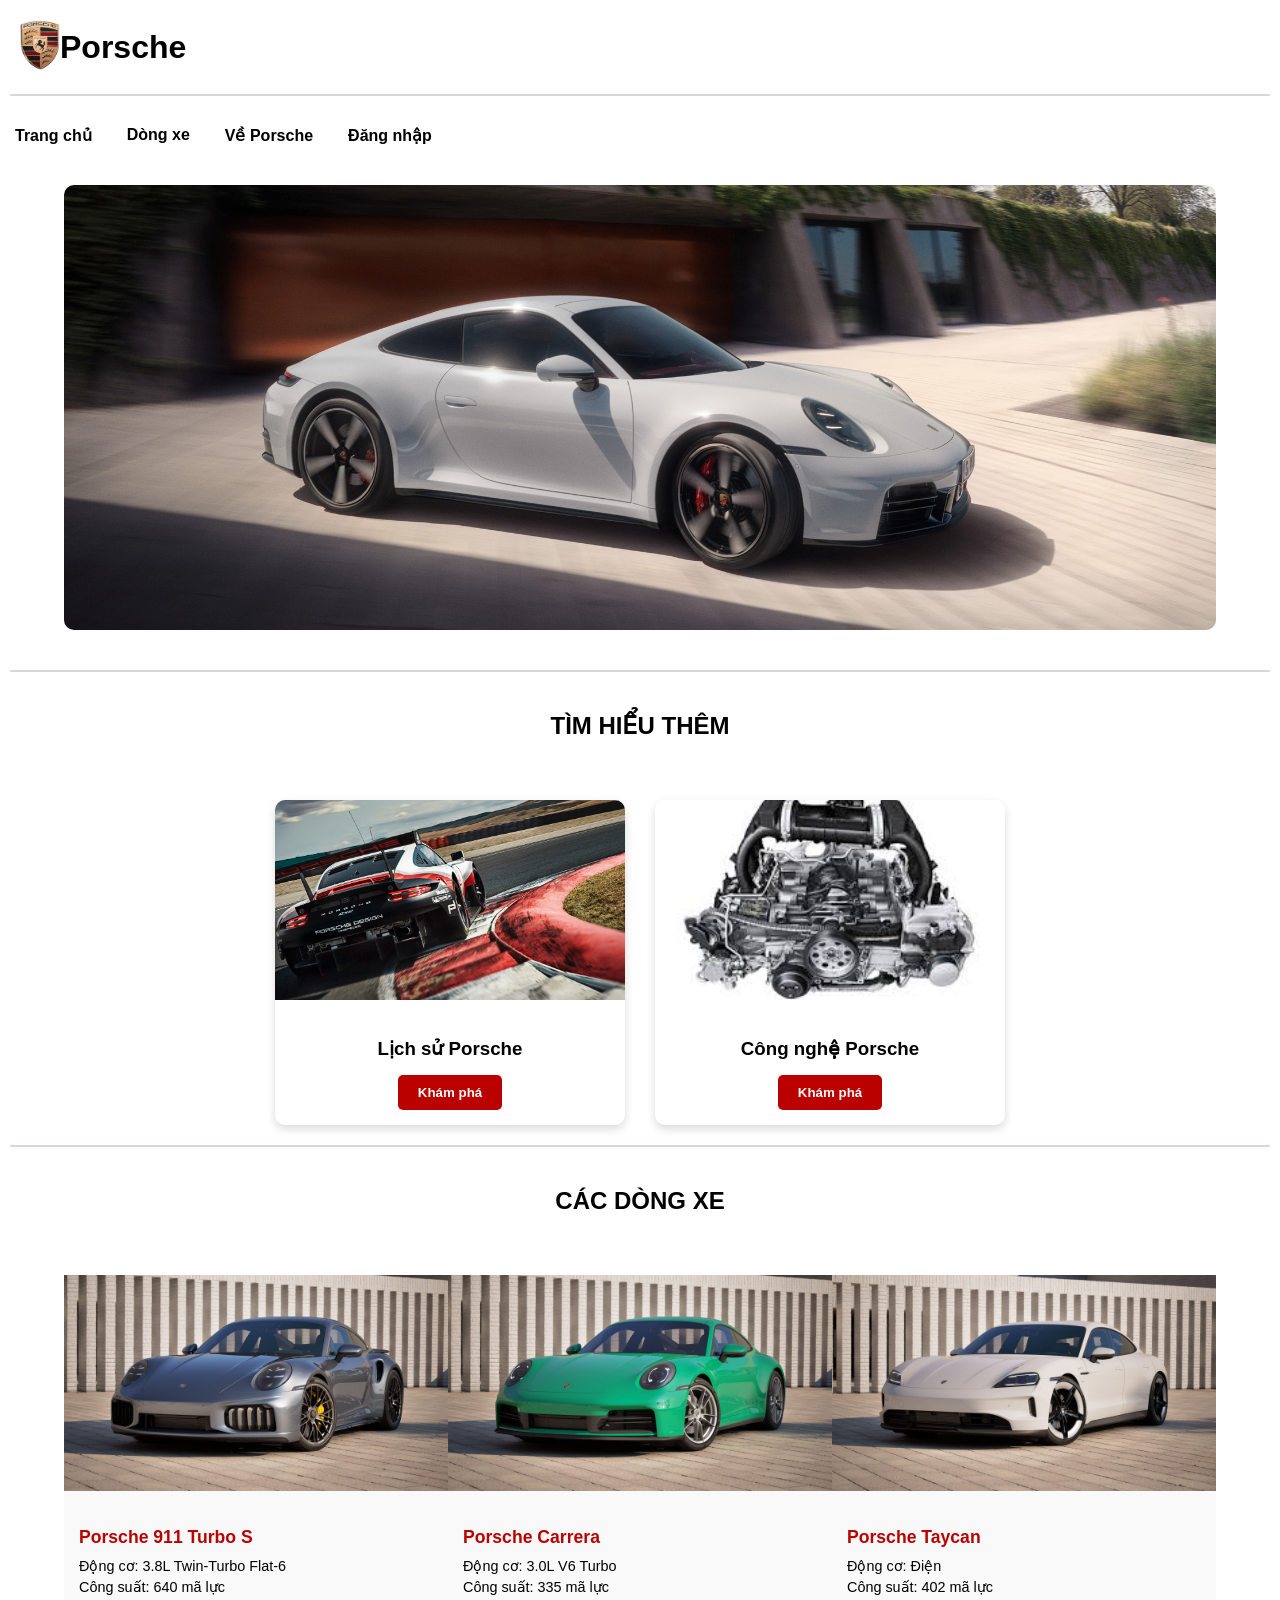
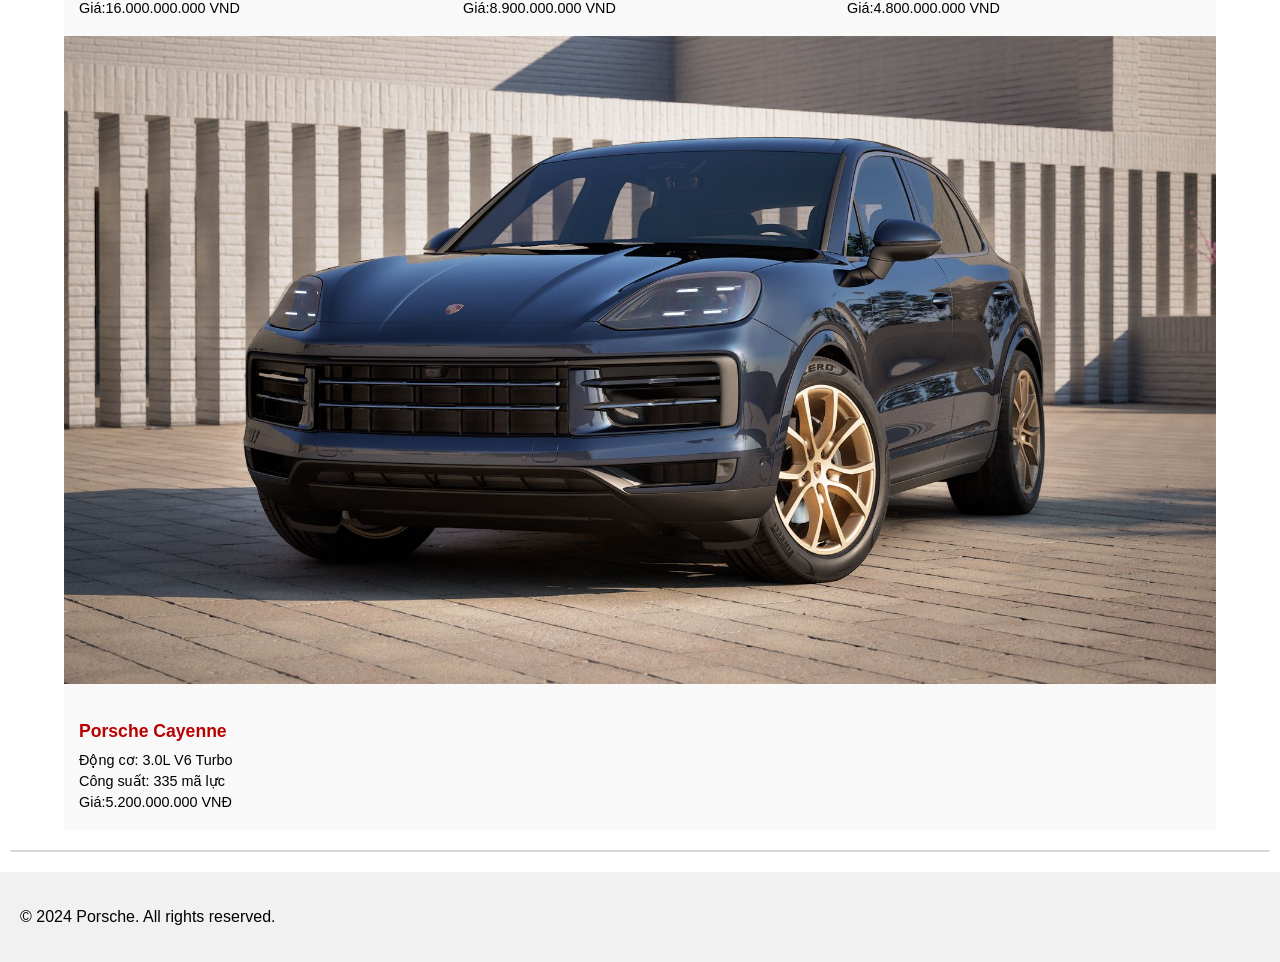
<file: index.html>
<!DOCTYPE html>
<html lang="vi">
<head>
  <meta charset="UTF-8">
  <meta name="viewport" content="width=device-width, initial-scale=1.0">
  <title>Porsche Showcase</title>
  <link rel="stylesheet" href="homedesign.css">
 
</head>
<body>
<header>
  
   <div  class="logo"><a href="index.html">
    <img src="img/Porsche-Logo.png"></a>
    <a href="index.html"><h1>Porsche</h1></a>
    


</div>
    <div class="divider"></div>
    <ul class="menu">
      <li><a href="index.html">Trang chủ</a></li>
      <li class="dropdown">
        <a href="#">Dòng xe</a>
        <ul class="submenu">
          <li><a href="911carrera.html">911 Carrera</a>
            <div class="carpreview">
              <img src="img/911-ngang.avif" alt="Porsche 911">
              <p>Động cơ: 3.0L Twin-Turbo Flat-6</p>
              <p>Công suất: 388 mã lực</p>
            </div>
          </li>
          <li><a href="911turboS.html">911 Turbo S</a>
            <div class="carpreview">
              <img src="img/turboS-ngang.avif" alt="Porsche 911 Turbo S">
              <p>Động cơ: 3.8L Twin-Turbo Flat-6</p>
              <p>Công suất: 640 mã lực</p>
            </div>
          </li>
          <li><a href="taycan.html">Taycan</a>
            <div class="carpreview">
              <img src="img/taycan-ngang1.png" alt="Porsche Taycan">
              <p>Động cơ: Điện</p>
              <p>Công suất: 402 mã lực</p>
            </div>
          </li>
          <li><a href="cayanne.html">Cayenne</a>
            <div class="carpreview">
              <img src="img/cayanne-ngang.avif" alt="Porsche Cayenne">
              <p>Động cơ: 3.0L V6 Turbo</p>
              <p>Công suất: 335 mã lực</p>
            </div>
          </li>
        </ul>
      </li>
      
      <li class="dropdown">
        <a href="#">Về Porsche</a>
        <ul class="submenu">
          <li><a href="history.html">Tìm hiểu thêm</a>
            
          </li>
          <li ><a href="teachnology.html">Công nghệ</a>
            
          </li>
          
        </ul>
      </li>
      <li><a href="login.html">Đăng nhập</a></li>
    </ul>
  </header>

  <section>
  <div id="SpecialCars"> <a href="911carrera.html">
    <img src="img/xe_noi_bat_911carreraS.jpg" alt="Porsche 911 Carrera">

  <div class="text-overlay">
    <h3>Porsche 911 Carrera</h3>
    <p>Động cơ: 3.0L Twin-Turbo Flat-6</p>
    <p>Công suất: 388 mã lực</p>
  </div>
  </a>
  
</div>
  <div class="divider"></div>
  <div class="header">TÌM HIỂU THÊM</div>
  <div class="information">

  <div class="subinfor">
    <img src="img/history.jpg">
    <div class="control">
      <h3>Lịch sử Porsche</h3>
      <a href="history.html"><button>Khám phá</button></a>
      
    </div>
  </div>

  <div class="subinfor">
    <img src="img/engine.jpg">
    <div class="control">
      <h3>Công nghệ Porsche</h3>
      <a href="teachnology.html"><button>Khám phá</button></a>
    </div>
  </div>

</div>
  <div class="divider"></div>
<div class="header">CÁC DÒNG XE</div>
  <div class="show">
    
    <div class="car"> <a href="911turboS.html">
      <img src="img/911turbossss.jpg"  alt="Porsche 911 Turbo S">
      <div class="carinfo">
        <h3>Porsche 911 Turbo S</h3>
        <p>Động cơ: 3.8L Twin-Turbo Flat-6</p>
        <p>Công suất: 640 mã lực</p>
        <p>Giá:16.000.000.000 VND</p>
        
      </div>
    </a>
      
    </div>
    <div class="car"> <a href="911carrera.html">
      <img src="img/911carreraaa.jpg" alt="Porsche Cayenne">
      <div class="carinfo">
        <h3>Porsche Carrera</h3>
        <p>Động cơ: 3.0L V6 Turbo</p>
        <p>Công suất: 335 mã lực</p>
        <p>Giá:8.900.000.000 VND</p>
        
      </div>
    </a>
      
    </div>
    <div class="car"> <a href="taycan.html">
      <img src="img/taycannnn.jpg" alt="Porsche Taycan">
      <div class="carinfo">
        <h3>Porsche Taycan</h3>
        <p>Động cơ: Điện</p>
        <p>Công suất: 402 mã lực</p>
        <p>Giá:4.800.000.000 VND</p>
        
      </div>
    </a>
      
    </div>

    <div class="car"> <a href="cayanne.html">
      <img src="img/cayanneeee.jpg" alt="Porsche Cayenne">
      <div class="carinfo">
        <h3>Porsche Cayenne</h3>
        <p>Động cơ: 3.0L V6 Turbo</p>
        <p>Công suất: 335 mã lực</p>
        <p>Giá:5.200.000.000 VNĐ</p>
        
      </div>
    </a>
      
    </div>
    
    </div>
  </div>

  <div class="divider"></div>

  <footer>
    <p>&copy; 2024 Porsche. All rights reserved.</p>
  </footer>
  </section>
</body>
</html>
</file>
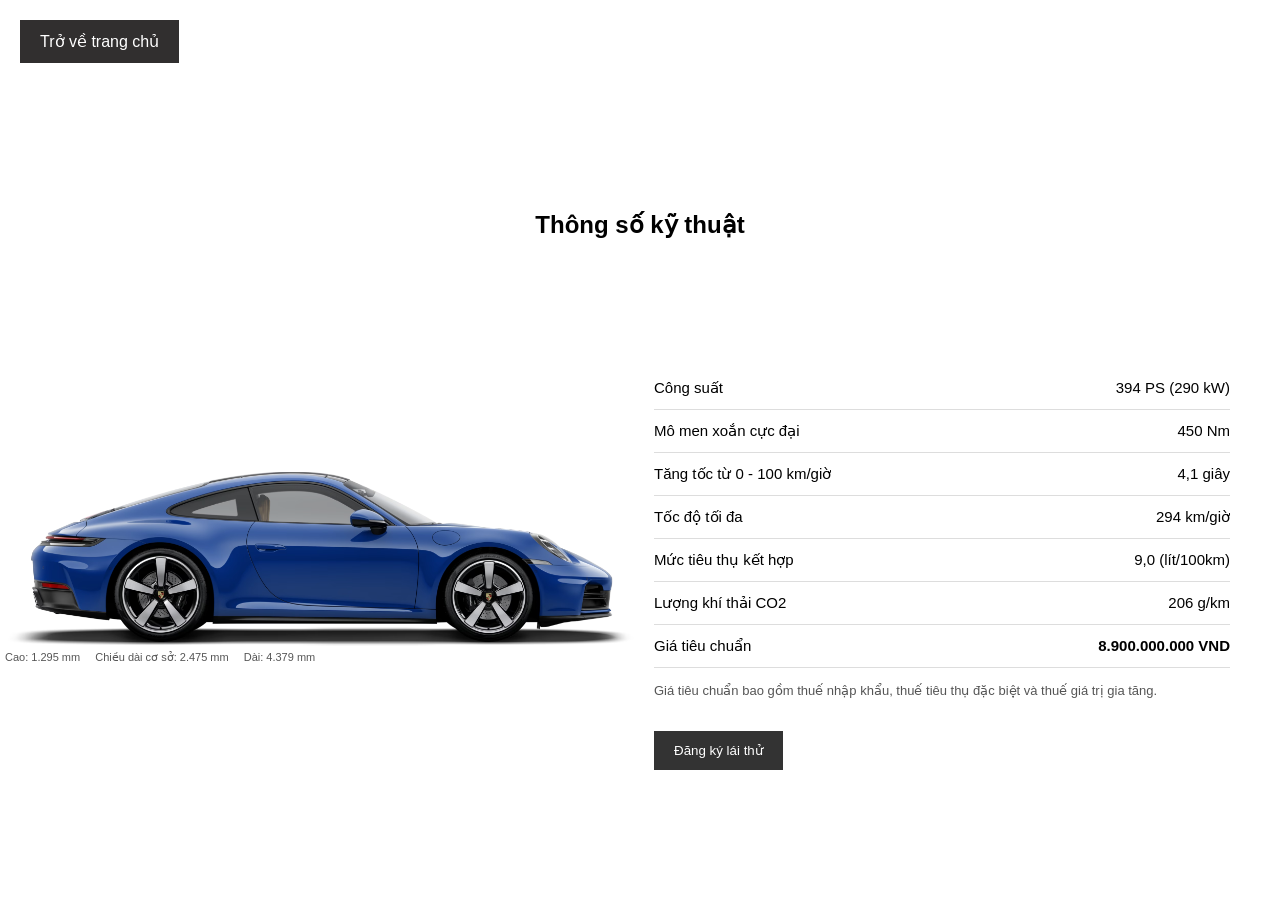
<file: 911carrera.html>
<!DOCTYPE html>
<html lang="vi">
<head>
<meta charset="UTF-8">
<title>Thông số kỹ thuật</title>
<link rel="stylesheet" href="carinfor.css">
</head>

<body>
<a href="index.html" class="home-btn">Trở về trang chủ</a>
<section class="specs">

<h1>Thông số kỹ thuật</h1>

<div class="container">

<div class="car">
<img src="img/911-ngang.avif">

<div class="HWL">
<div class="height">
<span>Cao: 1.295 mm</span>
</div>

<div class="wheelbase">
<span>Chiều dài cơ sở: 2.475 mm</span>
</div>

<div class="length">
<span>Dài: 4.379 mm</span>
</div></div>


</div>


<div class="info">

<div class="row">
<span>Công suất</span>
<span>394 PS (290 kW)</span>
</div>

<div class="row">
<span>Mô men xoắn cực đại</span>
<span>450 Nm</span>
</div>

<div class="row">
<span>Tăng tốc từ 0 - 100 km/giờ</span>
<span>4,1 giây</span>
</div>

<div class="row">
<span>Tốc độ tối đa</span>
<span>294 km/giờ</span>
</div>

<div class="row">
<span>Mức tiêu thụ kết hợp</span>
<span>9,0 (lít/100km)</span>
</div>

<div class="row">
<span>Lượng khí thải CO2</span>
<span>206 g/km</span>
</div>

<div class="row price">
<span>Giá tiêu chuẩn</span>
<span>8.900.000.000 VND</span>
</div>

<p class="note">
Giá tiêu chuẩn bao gồm thuế nhập khẩu, thuế tiêu thụ đặc biệt và thuế giá trị gia tăng.
</p>

<a href="signupdrive.html"><button>Đăng ký lái thử</button></a>  

</div>

</div>

</section>

</body>
</html>
</file>
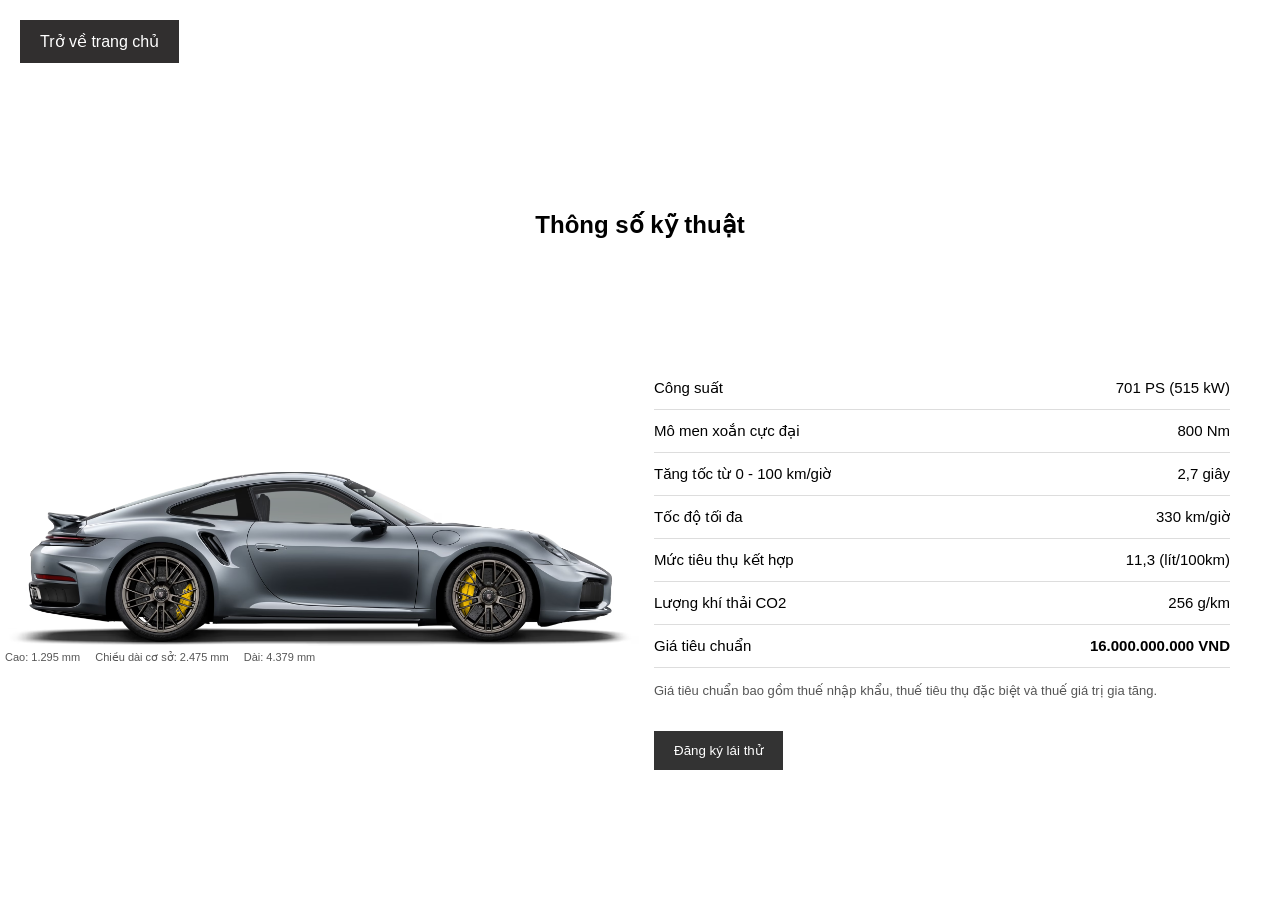
<file: 911turboS.html>
<!DOCTYPE html>
<html lang="vi">
<head>
<meta charset="UTF-8">
<title>Thông số kỹ thuật</title>
<link rel="stylesheet" href="carinfor.css">
</head>

<body>
<a href="index.html" class="home-btn">Trở về trang chủ</a>
<section class="specs">

<h1>Thông số kỹ thuật</h1>

<div class="container">

<div class="car">
<img src="img/turboS-ngang.avif">

<div class="HWL">
<div class="height">
<span>Cao: 1.295 mm</span>
</div>

<div class="wheelbase">
<span>Chiều dài cơ sở: 2.475 mm</span>
</div>

<div class="length">
<span>Dài: 4.379 mm</span>
</div></div>

</div>


<div class="info">

<div class="row">
<span>Công suất</span>
<span>701 PS (515 kW)</span>
</div>

<div class="row">
<span>Mô men xoắn cực đại</span>
<span>800 Nm</span>
</div>

<div class="row">
<span>Tăng tốc từ 0 - 100 km/giờ</span>
<span>2,7 giây</span>
</div>

<div class="row">
<span>Tốc độ tối đa</span>
<span>330 km/giờ</span>
</div>

<div class="row">
<span>Mức tiêu thụ kết hợp</span>
<span>11,3 (lít/100km)</span>
</div>

<div class="row">
<span>Lượng khí thải CO2</span>
<span>256 g/km</span>

</div>

<div class="row price">
<span>Giá tiêu chuẩn</span>
<span>16.000.000.000 VND</span>
</div>

<p class="note">
Giá tiêu chuẩn bao gồm thuế nhập khẩu, thuế tiêu thụ đặc biệt và thuế giá trị gia tăng.
</p>

<a href="signupdrive.html"><button>Đăng ký lái thử</button></a>

</div>

</div>

</section>

</body>
</html>
</file>
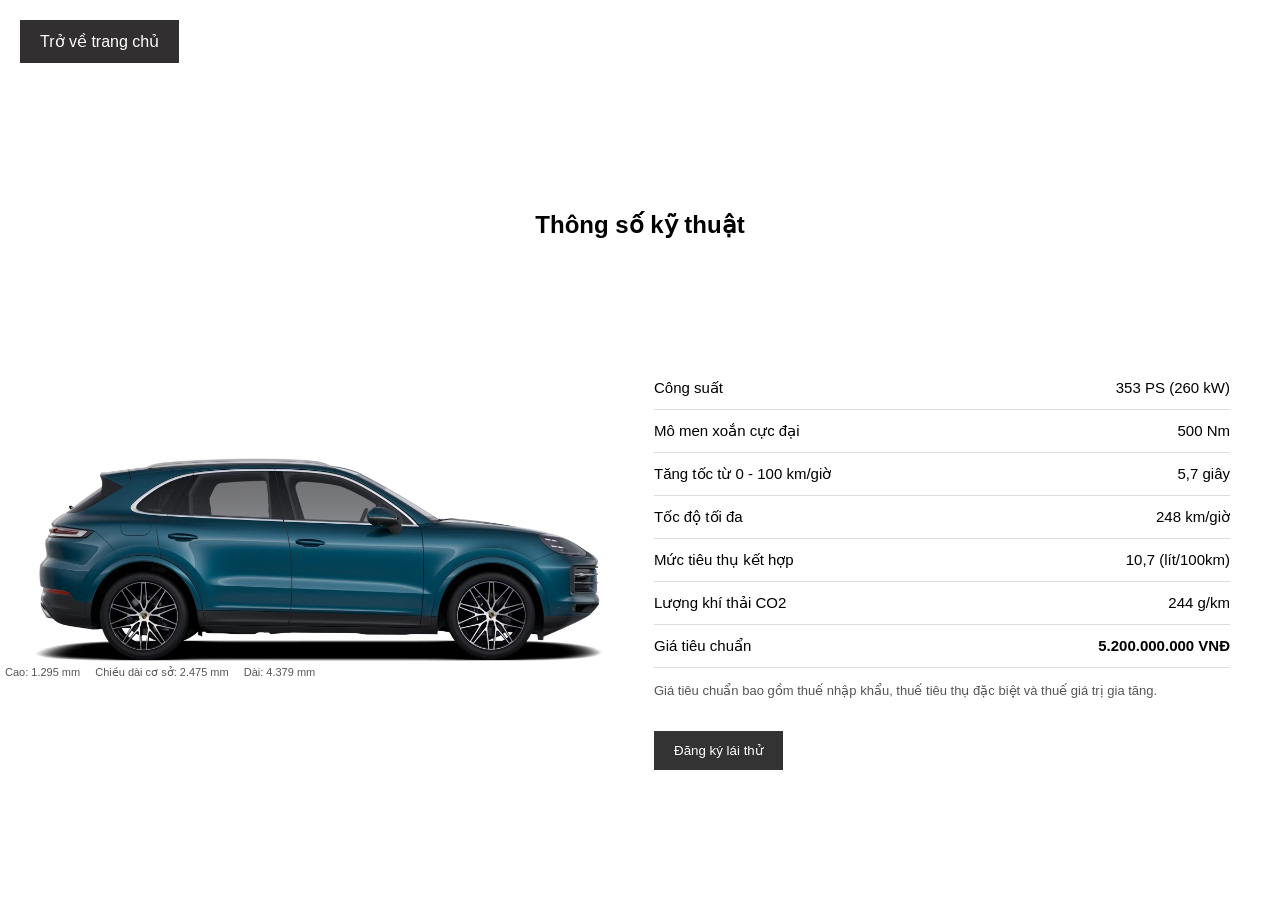
<file: cayanne.html>
<!DOCTYPE html>
<html lang="vi">
<head>
<meta charset="UTF-8">
<title>Thông số kỹ thuật</title>
<link rel="stylesheet" href="carinfor.css">
</head>

<body>
<a href="index.html" class="home-btn">Trở về trang chủ</a>
<section class="specs">

<h1>Thông số kỹ thuật</h1>

<div class="container">

<div class="car">
<img src="img/cayanne-ngang.avif">

<div class="HWL">
<div class="height">
<span>Cao: 1.295 mm</span>
</div>

<div class="wheelbase">
<span>Chiều dài cơ sở: 2.475 mm</span>
</div>

<div class="length">
<span>Dài: 4.379 mm</span>
</div></div>

</div>


<div class="info">

<div class="row">
<span>Công suất</span>
<span>353 PS (260 kW)</span>
</div>

<div class="row">
<span>Mô men xoắn cực đại</span>
<span>500 Nm</span>
</div>

<div class="row">
<span>Tăng tốc từ 0 - 100 km/giờ</span>
<span>5,7 giây</span>
</div>

<div class="row">
<span>Tốc độ tối đa</span>
<span>248 km/giờ</span>
</div>

<div class="row">
<span>Mức tiêu thụ kết hợp</span>
<span>10,7 (lít/100km)</span>
</div>

<div class="row">
<span>Lượng khí thải CO2</span>
<span>244 g/km</span>

</div>

<div class="row price">
<span>Giá tiêu chuẩn</span>
<span>5.200.000.000 VNĐ</span>
</div>

<p class="note">
Giá tiêu chuẩn bao gồm thuế nhập khẩu, thuế tiêu thụ đặc biệt và thuế giá trị gia tăng.
</p>

<a href="signupdrive.html"><button>Đăng ký lái thử</button></a>

</div>

</div>

</section>

</body>
</html>
</file>
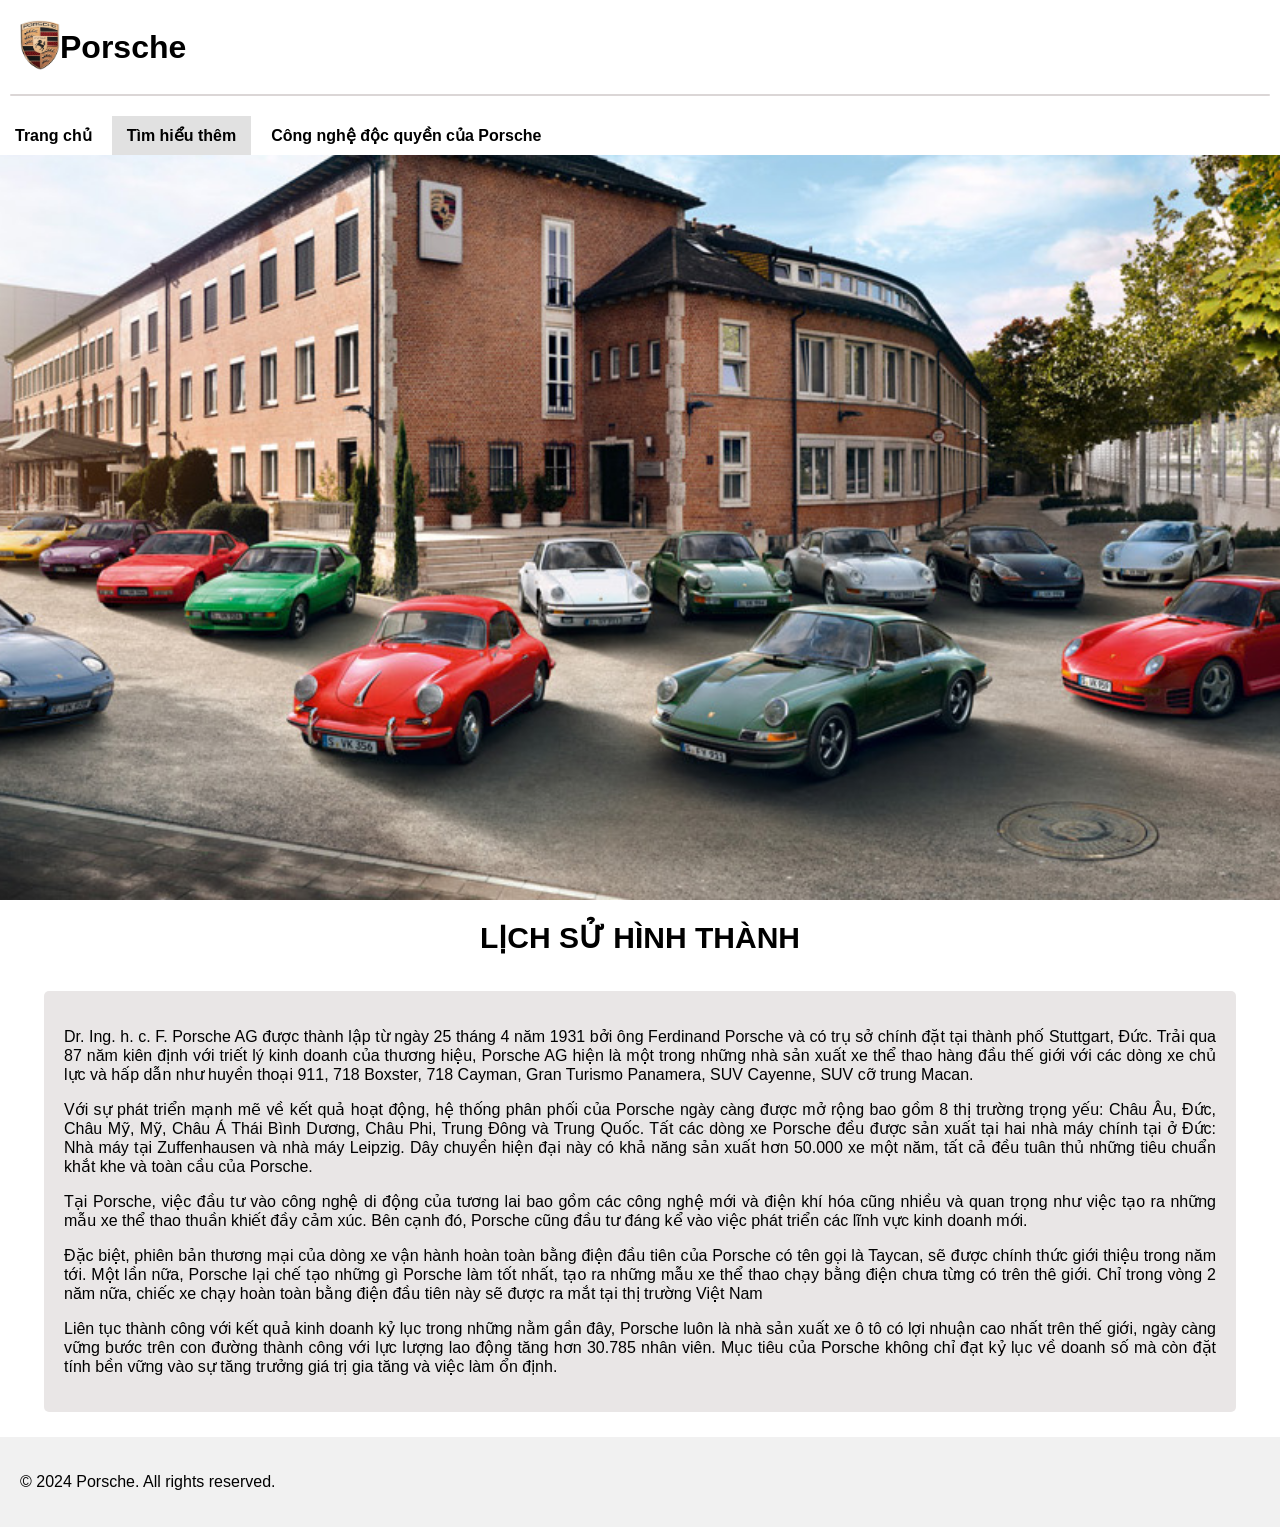
<file: history.html>
<!DOCTYPE html>
<html lang="en">
<head>
    <meta charset="UTF-8">
    <meta name="viewport" content="width=device-width, initial-scale=1.0">
    <title>Document</title>
    <link rel="stylesheet" href="history.css">
</head>
<body>
    <header>
   <div  class="logo"><a href="index.html">
    <img src="img/Porsche-Logo.png"></a>
    <a href="index.html"><h1>Porsche</h1></a>
    


</div>
    <div class="divider"></div>
    <ul class="menu">
      <li><a href="index.html">Trang chủ</a></li>
      <li><a href="history.html" style="background-color: rgb(225, 225, 225);">Tìm hiểu thêm</a></li>
      <li><a href="teachnology.html">Công nghệ độc quyền của Porsche</a></li>
    </ul>
  </header>
    <section>

        <div class="banner">
            <img src="img/Porsche-AG-banner.jpg" alt="">
        </div>
        <h3>LỊCH SỬ HÌNH THÀNH</h3>
        <div class="content">
            <p>Dr. Ing. h. c. F. Porsche AG được thành lập từ ngày 25 tháng 4 năm 1931 bởi ông Ferdinand Porsche và có trụ sở chính đặt tại thành phố Stuttgart, Đức. Trải qua 87 năm kiên định với triết lý kinh doanh của thương hiệu, Porsche AG hiện là một trong những nhà sản xuất xe thể thao hàng đầu thế giới với các dòng xe chủ lực và hấp dẫn như huyền thoại 911, 718 Boxster, 718 Cayman, Gran Turismo Panamera, SUV Cayenne, SUV cỡ trung Macan.</p>
        <p>Với sự phát triển mạnh mẽ về kết quả hoạt động, hệ thống phân phối của Porsche ngày càng được mở rộng bao gồm 8 thị trường trọng yếu: Châu Âu, Đức, Châu Mỹ, Mỹ, Châu Á Thái Bình Dương, Châu Phi, Trung Đông và Trung Quốc. Tất các dòng xe Porsche đều được sản xuất tại hai nhà máy chính tại ở Đức: Nhà máy tại Zuffenhausen và nhà máy Leipzig. Dây chuyền hiện đại này có khả năng sản xuất hơn 50.000 xe một năm, tất cả đều tuân thủ những tiêu chuẩn khắt khe và toàn cầu của Porsche.</p>
        <p>Tại Porsche, việc đầu tư vào công nghệ di động của tương lai bao gồm các công nghệ mới và điện khí hóa cũng nhiều và quan trọng như việc tạo ra những mẫu xe thể thao thuần khiết đầy cảm xúc. Bên cạnh đó, Porsche cũng đầu tư đáng kể vào việc phát triển các lĩnh vực kinh doanh mới.</p>
        <p>Đặc biệt, phiên bản thương mại của dòng xe vận hành hoàn toàn bằng điện đầu tiên của Porsche có tên gọi là Taycan, sẽ được chính thức giới thiệu trong năm tới. Một lần nữa, Porsche lại chế tạo những gì Porsche làm tốt nhất, tạo ra những mẫu xe thể thao chạy bằng điện chưa từng có trên thê giới. Chỉ trong vòng 2 năm nữa, chiếc xe chạy hoàn toàn bằng điện đầu tiên này sẽ được ra mắt tại thị trường Việt Nam</p>
        <p>Liên tục thành công với kết quả kinh doanh kỷ lục trong những nằm gần đây, Porsche luôn là nhà sản xuất xe ô tô có lợi nhuận cao nhất trên thế giới, ngày càng vững bước trên con đường thành công với lực lượng lao động tăng hơn 30.785 nhân viên. Mục tiêu của Porsche không chỉ đạt kỷ lục về doanh số mà còn đặt tính bền vững vào sự tăng trưởng giá trị gia tăng và việc làm ổn định.</p>
    </div>
      </section>  
      <footer>
    <p>&copy; 2024 Porsche. All rights reserved.</p>
  </footer>
</body>
</html>
</file>
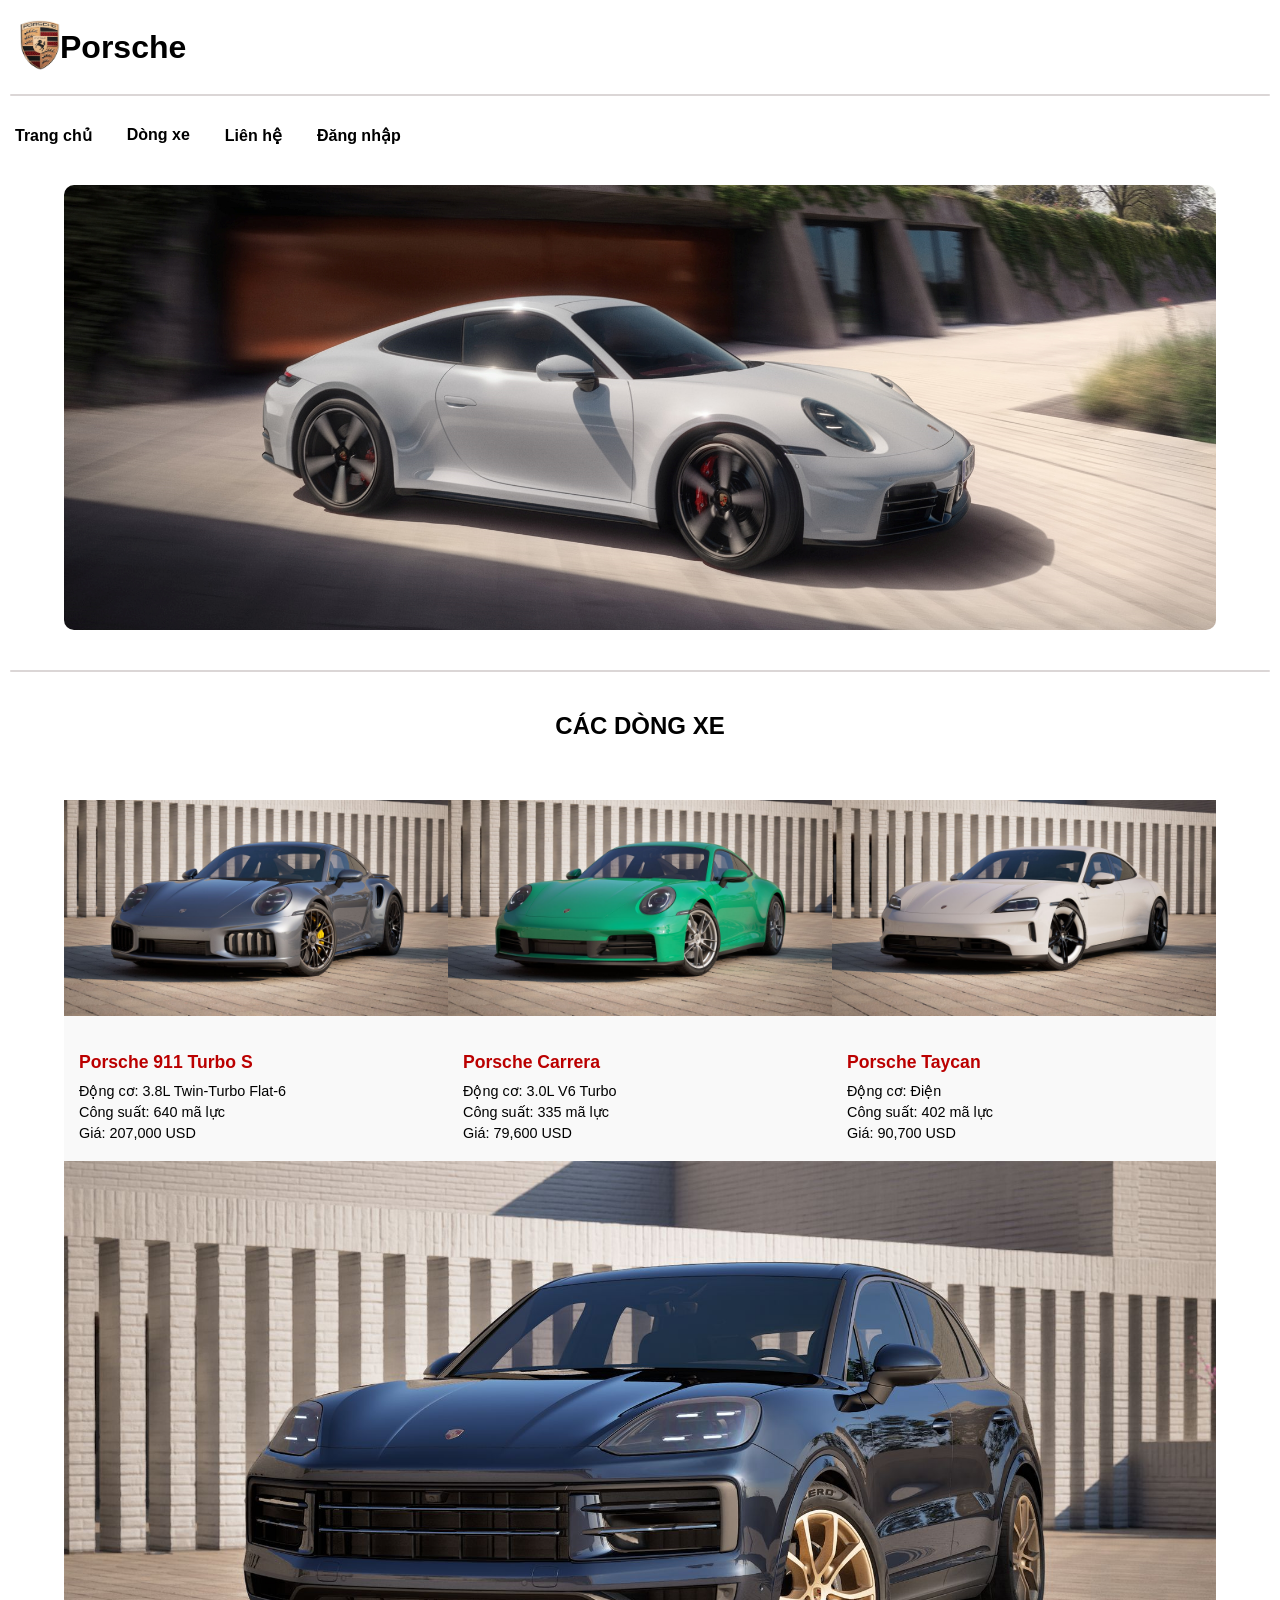
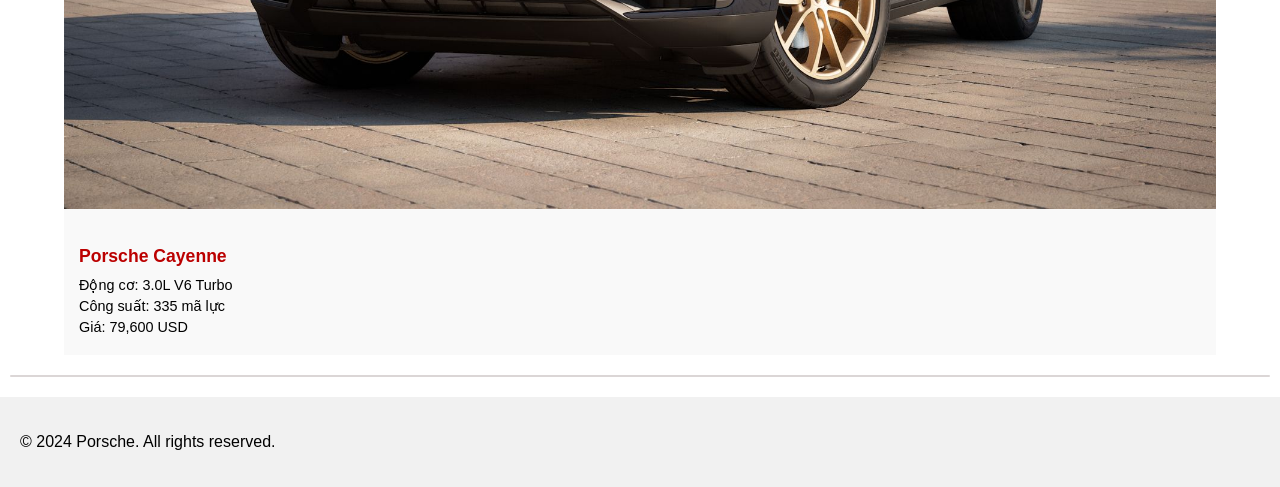
<file: home.html>
<!DOCTYPE html>
<html lang="vi">
<head>
  <meta charset="UTF-8">
  <meta name="viewport" content="width=device-width, initial-scale=1.0">
  <title>Porsche Showcase</title>
  <link rel="stylesheet" href="homedesign.css">
 
</head>
<body>
  <header>
   <div  class="logo"><a href="home.html">
    <img src="img/Porsche-Logo.png"></a>
    <a href="home.html"><h1>Porsche</h1></a>
    


</div>
    <div class="divider"></div>
    <ul class="menu">
      <li><a href="home.html">Trang chủ</a></li>
      <li class="dropdown">
        <a href="#">Dòng xe</a>
        <ul class="submenu">
          <li><a href="#">911 Carrera</a>
            <div class="carpreview">
              <img src="img/911-ngang.avif" alt="Porsche 911">
              <p>Động cơ: 3.0L Twin-Turbo Flat-6</p>
              <p>Công suất: 388 mã lực</p>
            </div>
          </li>
          <li><a href="#">911 Turbo S</a>
            <div class="carpreview">
              <img src="img/turboS-ngang.avif" alt="Porsche 911 Turbo S">
              <p>Động cơ: 3.8L Twin-Turbo Flat-6</p>
              <p>Công suất: 640 mã lực</p>
            </div>
          </li>
          <li><a href="#">Taycan</a>
            <div class="carpreview">
              <img src="img/taycan-ngang1.png" alt="Porsche Taycan">
              <p>Động cơ: Điện</p>
              <p>Công suất: 402 mã lực</p>
            </div>
          </li>
          <li><a href="#">Cayenne</a>
            <div class="carpreview">
              <img src="img/cayanne-ngang.avif" alt="Porsche Cayenne">
              <p>Động cơ: 3.0L V6 Turbo</p>
              <p>Công suất: 335 mã lực</p>
            </div>
          </li>
        </ul>
      </li>
      <li><a href="#">Liên hệ</a></li>
      <li><a href="login.html">Đăng nhập</a></li>
    </ul>
  </header>

  <section>
  <div id="SpecialCars">
  <img src="img/xe_noi_bat_911carreraS.jpg" alt="Porsche 911 Carrera">

  <div class="text-overlay">
    <h3>Porsche 911 Carrera</h3>
    <p>Động cơ: 3.0L Twin-Turbo Flat-6</p>
    <p>Công suất: 388 mã lực</p>
  </div>
</div>

  <div class="divider"></div>
<div class="header">CÁC DÒNG XE</div>
  <div class="show">
    
    <div class="car">
      <img src="img/911turbossss.jpg"  alt="Porsche 911 Turbo S">
      <div class="carinfo">
        <h3>Porsche 911 Turbo S</h3>
        <p>Động cơ: 3.8L Twin-Turbo Flat-6</p>
        <p>Công suất: 640 mã lực</p>
        <p>Giá: 207,000 USD</p>
        
      </div>
    </div>
    <div class="car">
      <img src="img/911carreraaa.jpg" alt="Porsche Cayenne">
      <div class="carinfo">
        <h3>Porsche Carrera</h3>
        <p>Động cơ: 3.0L V6 Turbo</p>
        <p>Công suất: 335 mã lực</p>
        <p>Giá: 79,600 USD</p>
        
      </div>
    </div>
    <div class="car">
      <img src="img/taycannnn.jpg" alt="Porsche Taycan">
      <div class="carinfo">
        <h3>Porsche Taycan</h3>
        <p>Động cơ: Điện</p>
        <p>Công suất: 402 mã lực</p>
        <p>Giá: 90,700 USD</p>
        
      </div>
    </div>

    <div class="car">
      <img src="img/cayanneeee.jpg" alt="Porsche Cayenne">
      <div class="carinfo">
        <h3>Porsche Cayenne</h3>
        <p>Động cơ: 3.0L V6 Turbo</p>
        <p>Công suất: 335 mã lực</p>
        <p>Giá: 79,600 USD</p>
        
      </div>
    </div>
    
    </div>
  </div>

  <div class="divider"></div>
  <footer>
    <p>&copy; 2024 Porsche. All rights reserved.</p>
  </footer>
  </section>
</body>
</html>
</file>
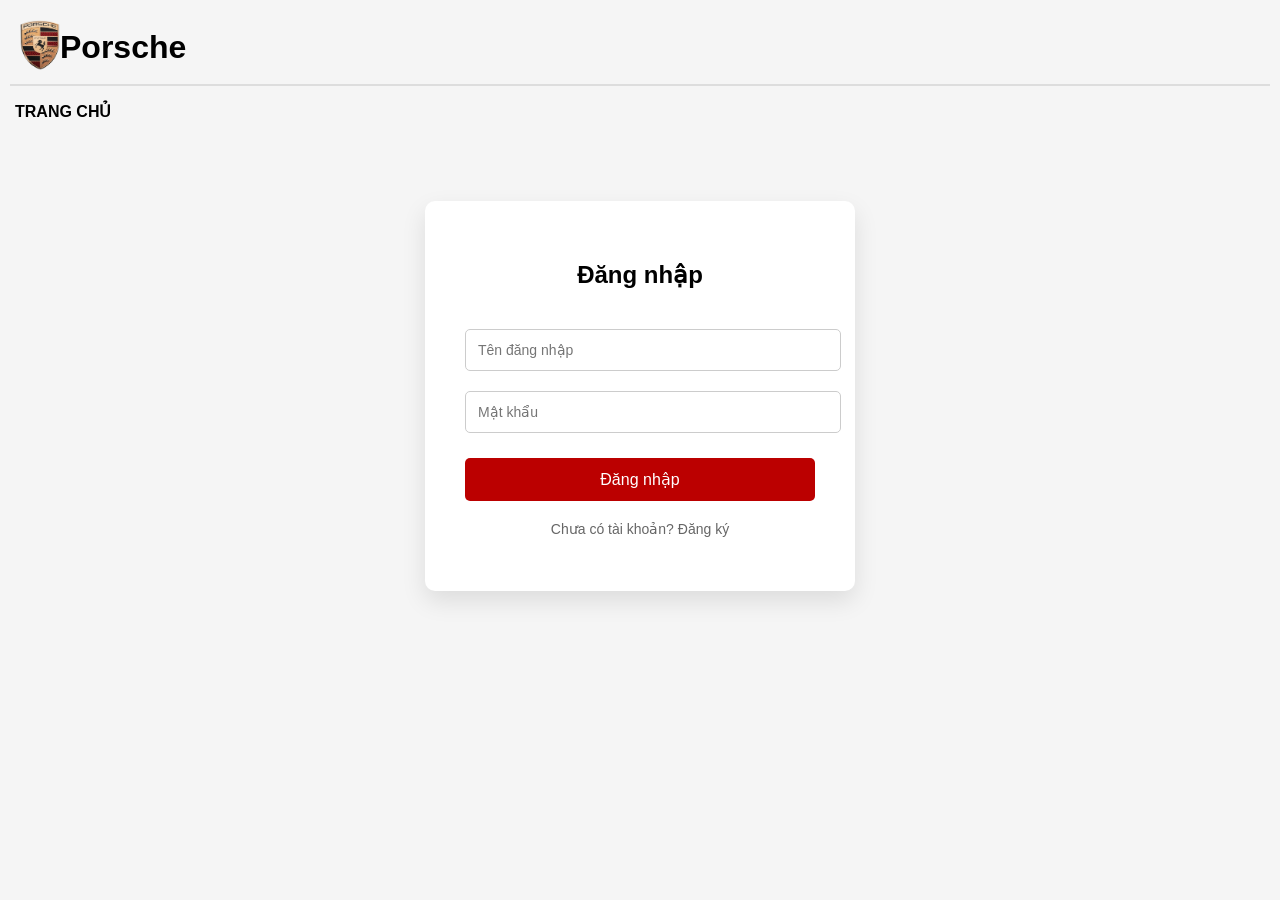
<file: login.html>
<!DOCTYPE html>
<html lang="vi">
<head>
<meta charset="UTF-8">
<meta name="viewport" content="width=device-width, initial-scale=1.0">
<title>Đăng nhập</title>
<link rel="stylesheet" href="logindesign.css">
</head>

<body>

<header>

<div  class="logo"><a href="index.html">
    <img src="img/Porsche-Logo.png"></a>
    <a href="index.html"><h1>Porsche</h1></a>
    


</div>

<div class="divider"></div>

<ul class="menu">
<li><a href="index.html">TRANG CHỦ</a></li>

</ul>

</header>

<div class="login-container">

<h2>Đăng nhập</h2>

<form>

<input type="text" placeholder="Tên đăng nhập" required>

<input type="password" placeholder="Mật khẩu" required>

<button type="submit">Đăng nhập</button>

</form>

<p class="note">Chưa có tài khoản? Đăng ký</p>

</div>

</body>
</html>
</file>
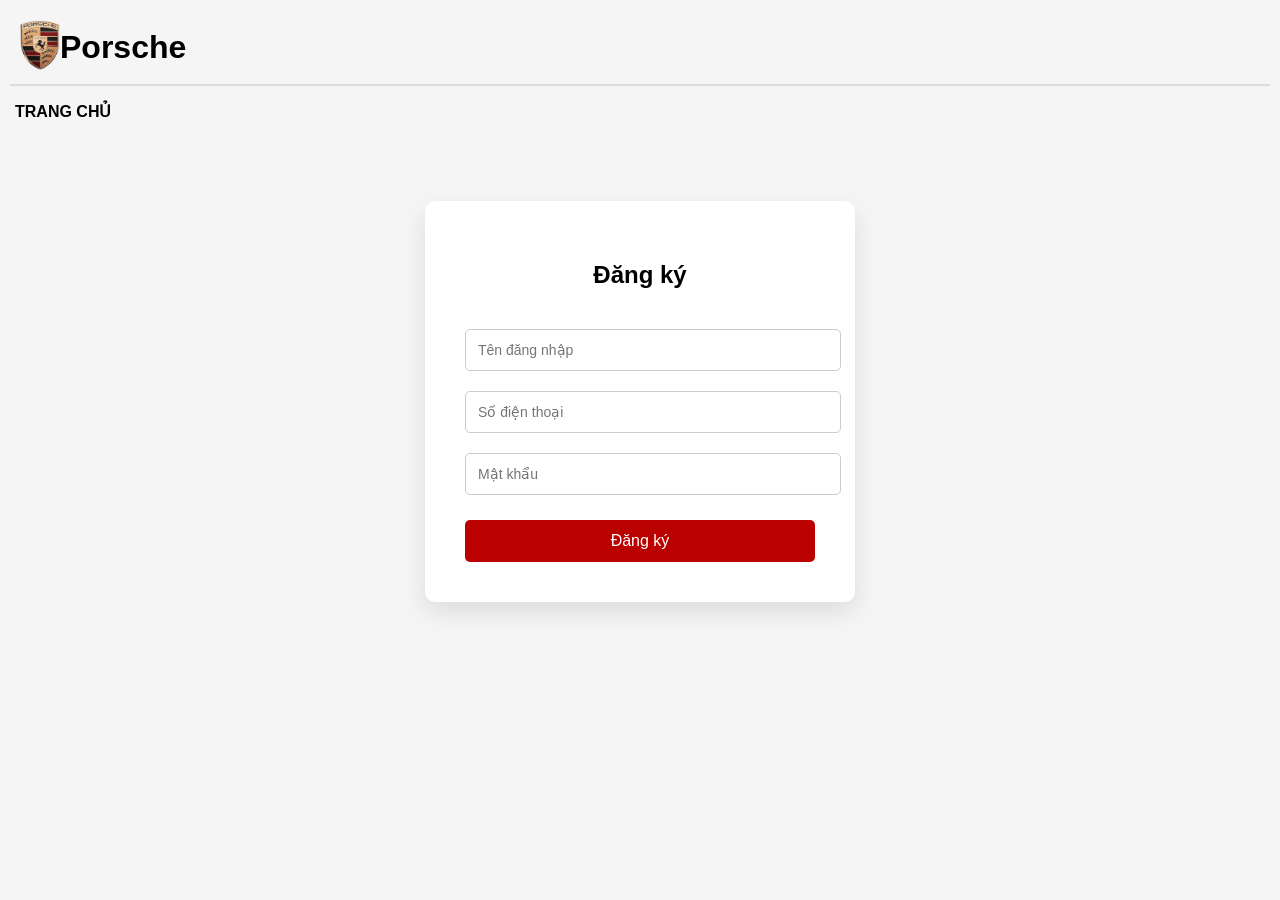
<file: signup.html>
<!DOCTYPE html>
<html lang="vi">
<head>
<meta charset="UTF-8">
<meta name="viewport" content="width=device-width, initial-scale=1.0">
<title>Đăng nhập</title>
<link rel="stylesheet" href="signup.css">
</head>

<body>

<header>

<div  class="logo"><a href="index.html">
    <img src="img/Porsche-Logo.png"></a>
    <a href="index.html"><h1>Porsche</h1></a>
    


</div>

<div class="divider"></div>

<ul class="menu">
<li><a href="index.html">TRANG CHỦ</a></li>

</ul>

</header>

<div class="login-container">

<h2>Đăng ký</h2>

<form>

<input type="text" placeholder="Tên đăng nhập" required>
<input type="text" placeholder="Số điện thoại" required>

<input type="password" placeholder="Mật khẩu" required>

<button type="submit">Đăng ký</button>

</form>



</div>

</body>
</html>
</file>
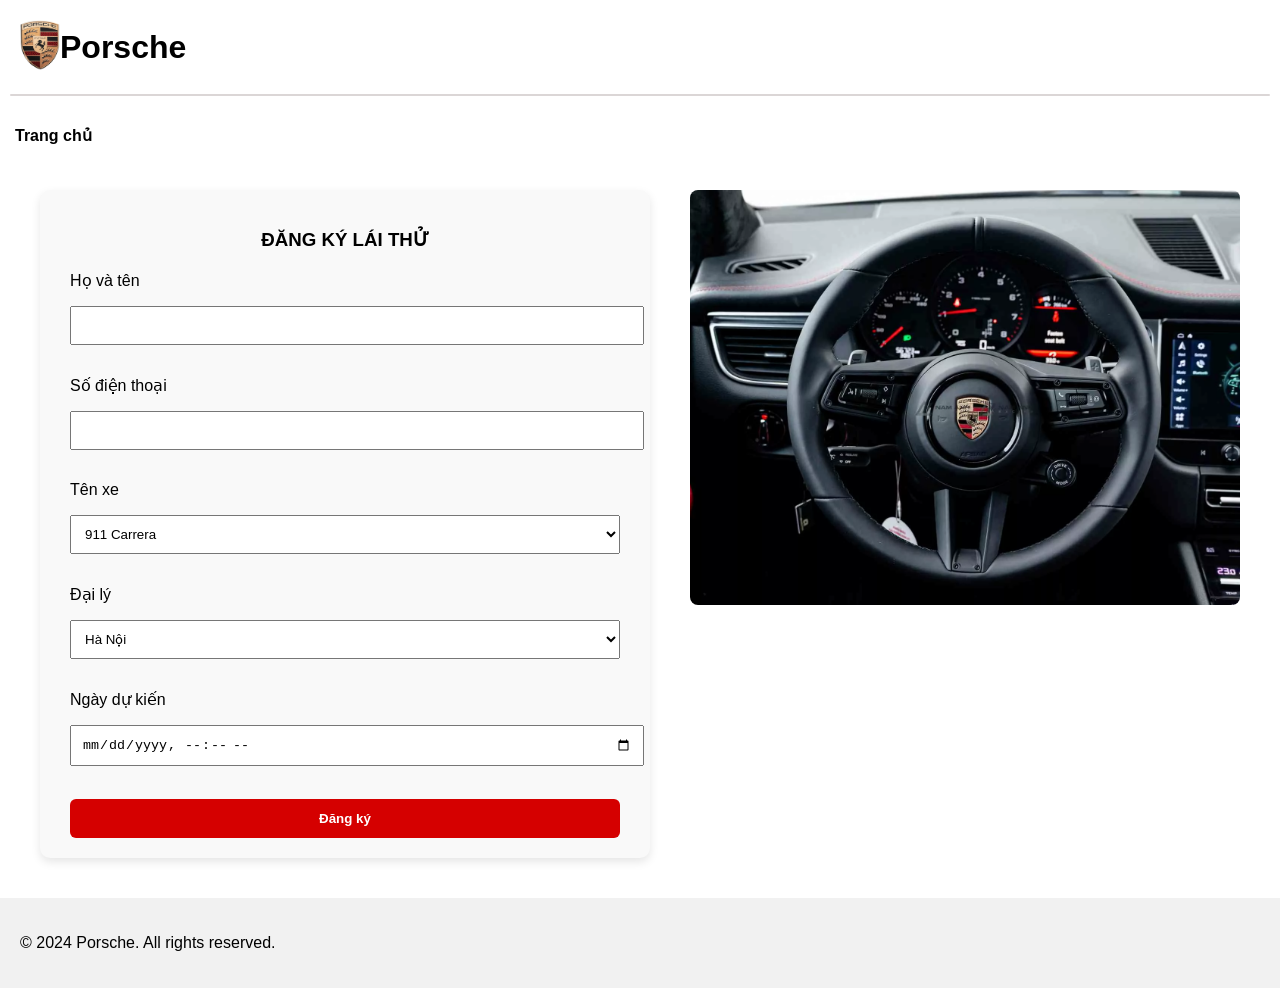
<file: signupdrive.html>
<!DOCTYPE html>
<html lang="en">
<head>
    <meta charset="UTF-8">
    <meta name="viewport" content="width=device-width, initial-scale=1.0">
    <title>Document</title>
    <link rel="stylesheet" href="signupdrive.css">
</head>
<body>
    <header>
   <div  class="logo"><a href="index.html">
    <img src="img/Porsche-Logo.png"></a>
    <a href="index.html"><h1>Porsche</h1></a>
    


</div>
    <div class="divider"></div>
    <ul class="menu">
      <li><a href="index.html">Trang chủ</a></li>
      
    </ul>
  </header> 
  <section>
  <div class="formbox">
    <h3>ĐĂNG KÝ LÁI THỬ</h3>
    <p>Họ và tên</p>
    <input type="text">

    <p>Số điện thoại</p>
    <input type="text">

    <p>Tên xe</p>
    <select name="tenxe">
      <option value="Carrera">911 Carrera</option>
      <option value="TurboS">911 Turbo S</option>
      <option value="Taycan">Taycan</option>
      <option value="Cayenne">Cayenne</option>
    </select>

    <p>Đại lý</p>
    <select name="daily">
      <option value="Hanoi">Hà Nội</option>
      <option value="HCM">TP. Hồ Chí Minh</option>
    </select>

    <p>Ngày dự kiến</p>
    <input type="datetime-local">

    <br><br>
    <button type="submit">Đăng ký</button>
  </div>

  <div class="banner">
    <img src="img/volang.png" alt="Banner Porsche">
  </div>
</section>
<footer>
    <p>&copy; 2024 Porsche. All rights reserved.</p>
  </footer>
</body>
</html>
</file>
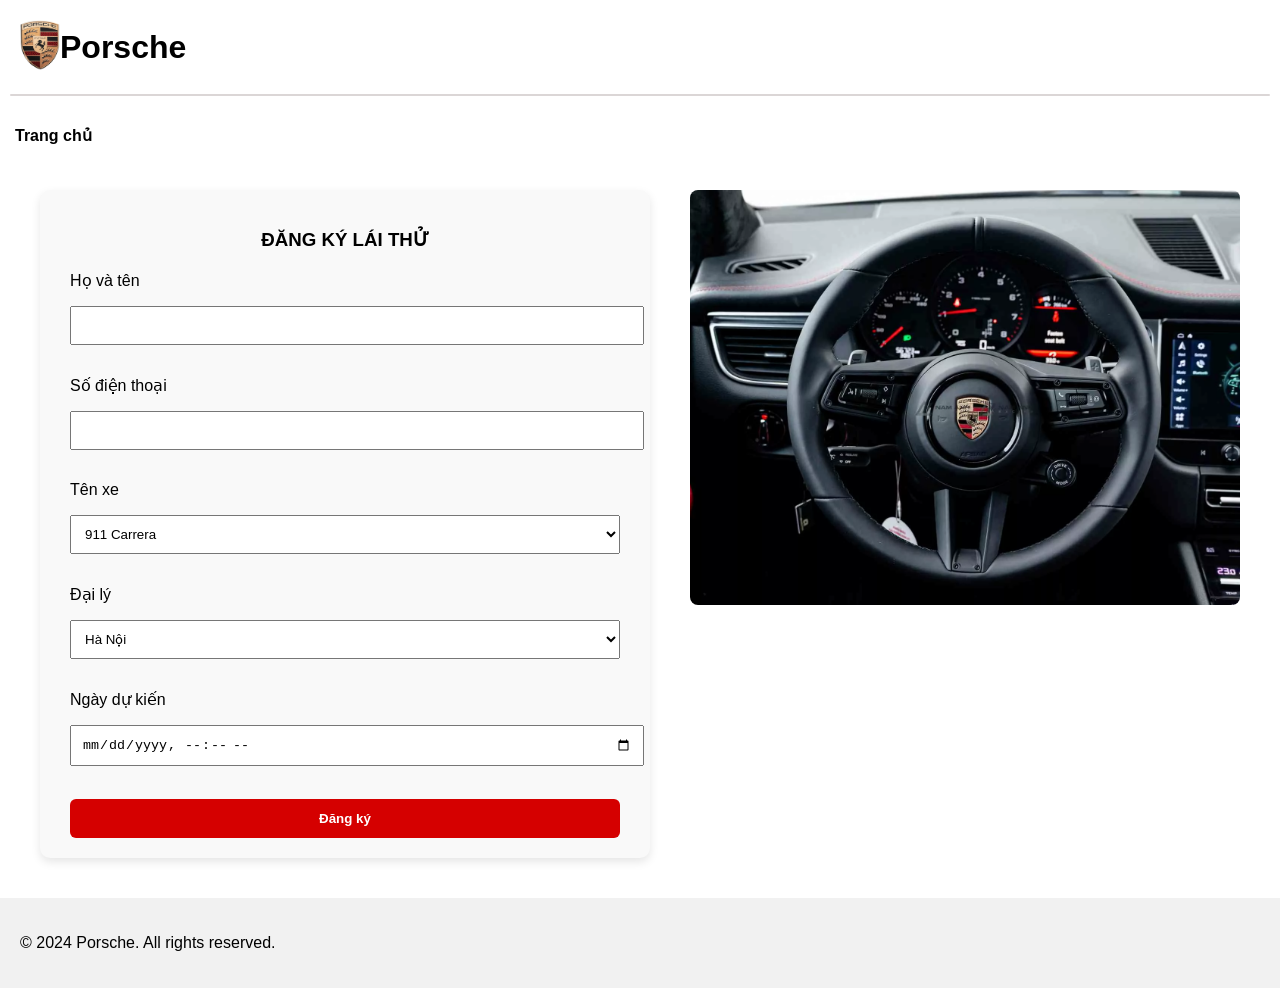
<file: signupdriveCarrera.html>
<!DOCTYPE html>
<html lang="en">
<head>
    <meta charset="UTF-8">
    <meta name="viewport" content="width=device-width, initial-scale=1.0">
    <title>Document</title>
    <link rel="stylesheet" href="signupdriveCarrera.css">
</head>
<body>
    <header>
   <div  class="logo"><a href="index.html">
    <img src="img/Porsche-Logo.png"></a>
    <a href="index.html"><h1>Porsche</h1></a>
    


</div>
    <div class="divider"></div>
    <ul class="menu">
      <li><a href="index.html">Trang chủ</a></li>
      
    </ul>
  </header> 
  <section>
  <div class="formbox">
    <h3>ĐĂNG KÝ LÁI THỬ</h3>
    <p>Họ và tên</p>
    <input type="text">

    <p>Số điện thoại</p>
    <input type="text">

    <p>Tên xe</p>
    <select name="tenxe">
      <option value="Carrera">911 Carrera</option>
      <option value="TurboS">911 Turbo S</option>
      <option value="Taycan">Taycan</option>
      <option value="Cayenne">Cayenne</option>
    </select>

    <p>Đại lý</p>
    <select name="daily">
      <option value="Hanoi">Hà Nội</option>
      <option value="HCM">TP. Hồ Chí Minh</option>
    </select>

    <p>Ngày dự kiến</p>
    <input type="datetime-local">

    <br><br>
    <button type="submit">Đăng ký</button>
  </div>

  <div class="banner">
    <img src="img/volang.png" alt="Banner Porsche">
  </div>
</section>
<footer>
    <p>&copy; 2024 Porsche. All rights reserved.</p>
  </footer>
</body>
</html>
</file>
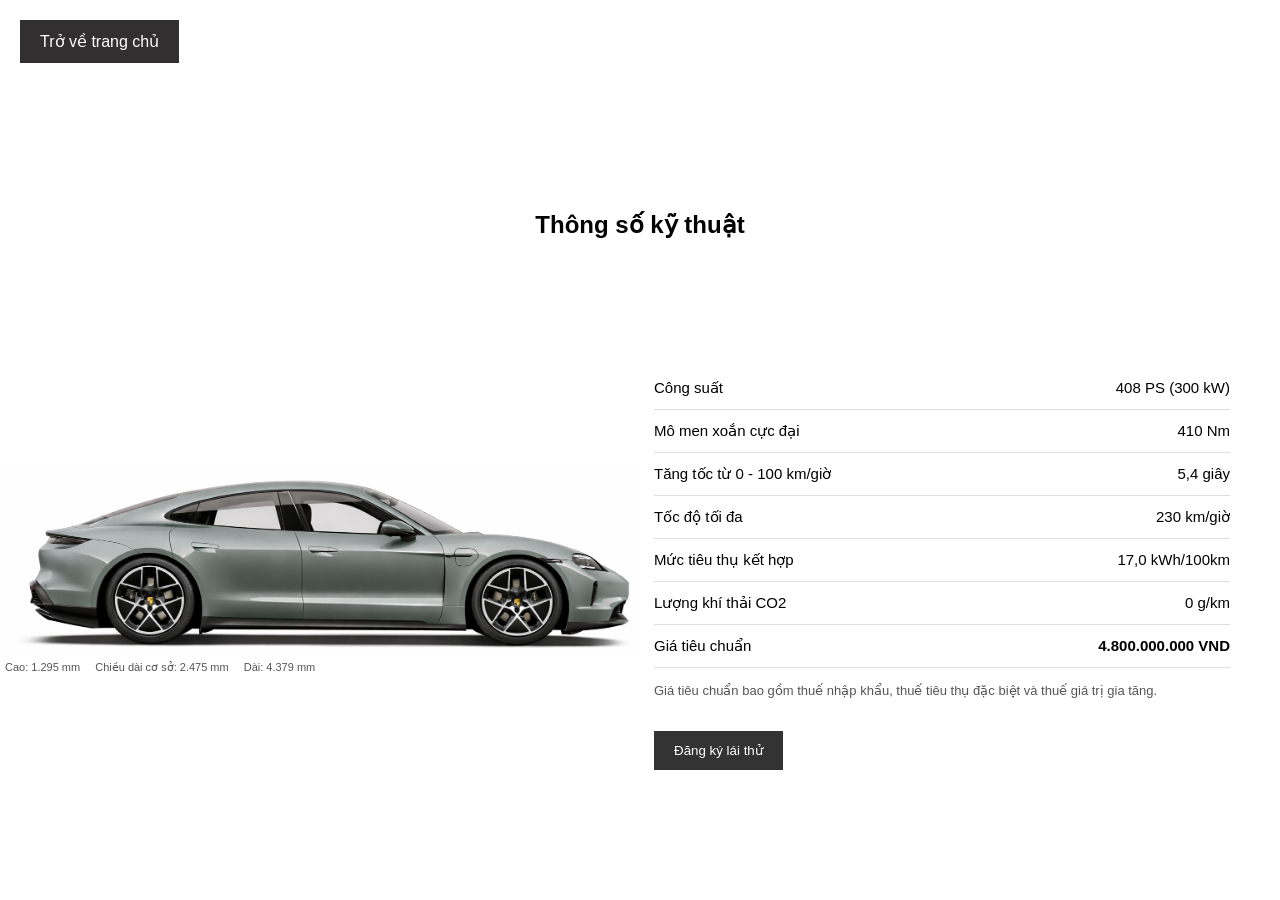
<file: taycan.html>
<!DOCTYPE html>
<html lang="vi">
<head>
<meta charset="UTF-8">
<title>Thông số kỹ thuật</title>
<link rel="stylesheet" href="carinfor.css">
</head>

<body>
<a href="index.html" class="home-btn">Trở về trang chủ</a>
<section class="specs">

<h1>Thông số kỹ thuật</h1>

<div class="container">

<div class="car">
<img src="img/taycan-ngang1.png">

<div class="HWL">
<div class="height">
<span>Cao: 1.295 mm</span>
</div>

<div class="wheelbase">
<span>Chiều dài cơ sở: 2.475 mm</span>
</div>

<div class="length">
<span>Dài: 4.379 mm</span>
</div></div>

</div>


<div class="info">

<div class="row">
<span>Công suất</span>
<span>408 PS (300 kW)</span>
</div>

<div class="row">
<span>Mô men xoắn cực đại</span>
<span>410 Nm</span>
</div>

<div class="row">
<span>Tăng tốc từ 0 - 100 km/giờ</span>
<span>5,4 giây</span>
</div>

<div class="row">
<span>Tốc độ tối đa</span>
<span>230 km/giờ</span>
</div>

<div class="row">
<span>Mức tiêu thụ kết hợp</span>
<span>17,0 kWh/100km</span>
</div>

<div class="row">
<span>Lượng khí thải CO2</span>
<span>0 g/km</span>

</div>

<div class="row price">
<span>Giá tiêu chuẩn</span>
<span>4.800.000.000 VND</span>
</div>

<p class="note">
Giá tiêu chuẩn bao gồm thuế nhập khẩu, thuế tiêu thụ đặc biệt và thuế giá trị gia tăng.
</p>

<a href="signupdrive.html"><button>Đăng ký lái thử</button></a>

</div>

</div>

</section>

</body>
</html>
</file>
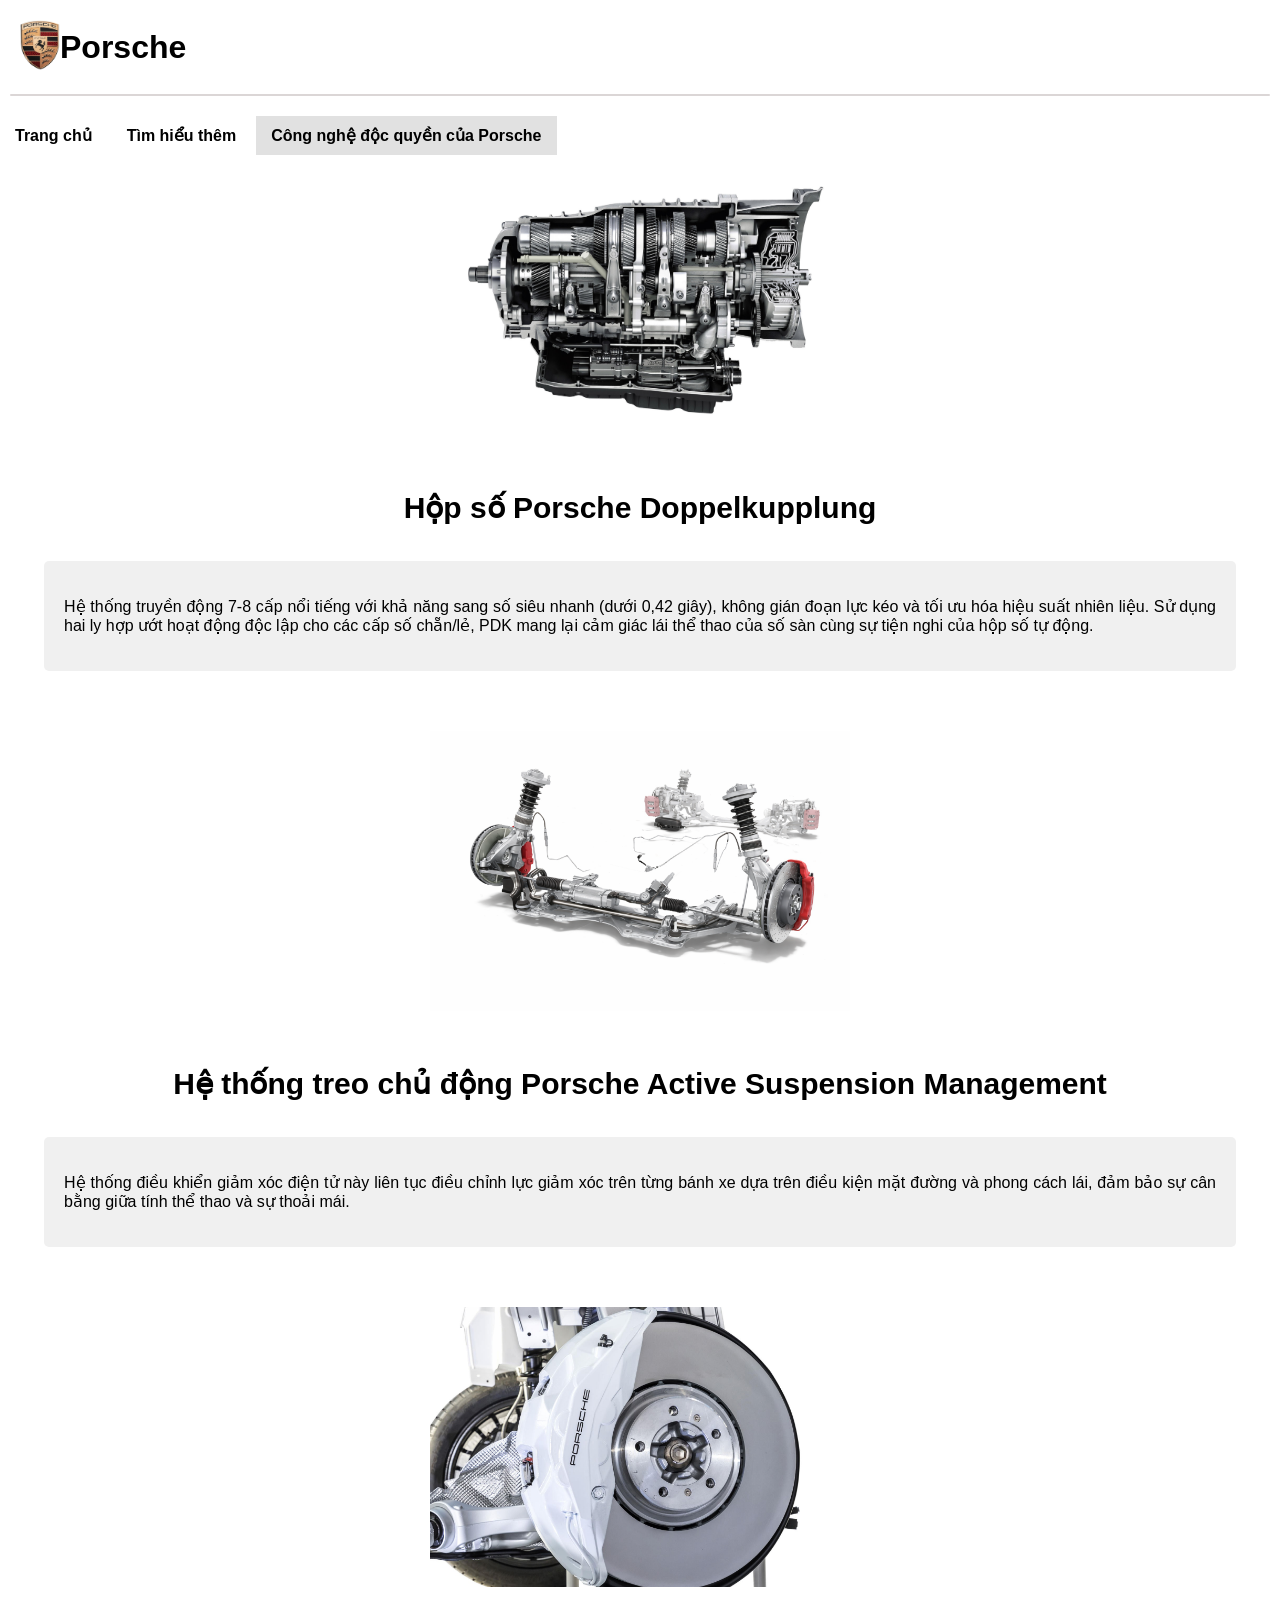
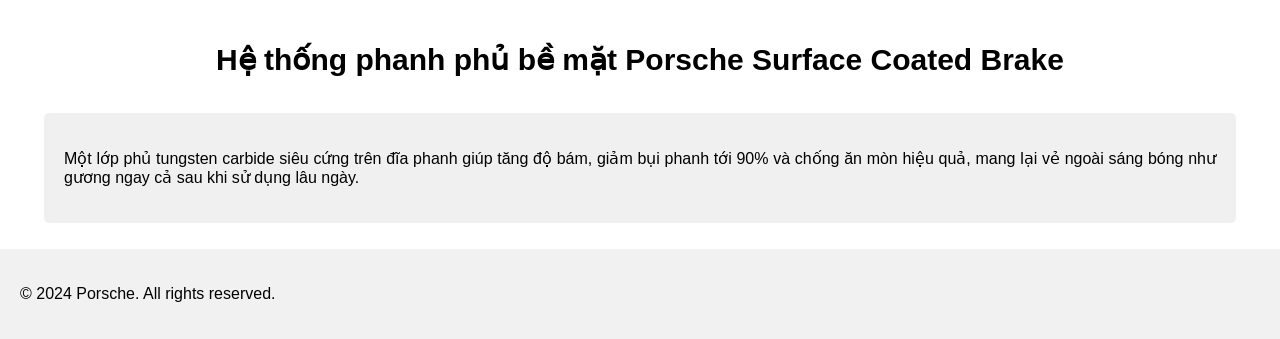
<file: teachnology.html>
<!DOCTYPE html>
<html lang="en">
<head>
    <meta charset="UTF-8">
    <meta name="viewport" content="width=device-width, initial-scale=1.0">
    <title>Document</title>
    <link rel="stylesheet" href="technology.css">
</head>
<body>
    <header>
   <div  class="logo"><a href="index.html">
    <img src="img/Porsche-Logo.png"></a>
    <a href="index.html"><h1>Porsche</h1></a>
    


</div>
    <div class="divider"></div>
    <ul class="menu">
      <li><a href="index.html">Trang chủ</a></li>
      <li><a href="history.html">Tìm hiểu thêm</a></li>
      <li><a href="teachnology.html" style="background-color: rgb(225, 225, 225);">Công nghệ độc quyền của Porsche</a></li>
      
    </ul>
  </header>
    <section>

        <div class="banner">
            <img src="img/hopsopor.jpg" alt="">
        </div>
        <h3>Hộp số Porsche Doppelkupplung</h3>
        <div class="content">
            <p>Hệ thống truyền động 7-8 cấp nổi tiếng với khả năng sang số siêu nhanh (dưới 0,42 giây), không gián đoạn lực kéo và tối ưu hóa hiệu suất nhiên liệu. Sử dụng hai ly hợp ướt hoạt động độc lập cho các cấp số chẵn/lẻ, PDK mang lại cảm giác lái thể thao của số sàn cùng sự tiện nghi của hộp số tự động.</p>
        
    </div>
    
    <div class="banner">
            <img src="img/hethongtreoPor.png" alt="">
        </div>
        <h3>Hệ thống treo chủ động Porsche Active Suspension Management</h3>
        <div class="content">
            <p>Hệ thống điều khiển giảm xóc điện tử này liên tục điều chỉnh lực giảm xóc trên từng bánh xe dựa trên điều kiện mặt đường và phong cách lái, đảm bảo sự cân bằng giữa tính thể thao và sự thoải mái.</p>
        
    </div>
    <div class="banner">
            <img src="img/hetthongphanh.webp" alt="">
        </div>
        <h3>Hệ thống phanh phủ bề mặt Porsche Surface Coated Brake</h3>
        <div class="content">
            <p>Một lớp phủ tungsten carbide siêu cứng trên đĩa phanh giúp tăng độ bám, giảm bụi phanh tới 90% và chống ăn mòn hiệu quả, mang lại vẻ ngoài sáng bóng như gương ngay cả sau khi sử dụng lâu ngày.</p>
        
    </div>
      </section>  
      <footer>
    <p>&copy; 2024 Porsche. All rights reserved.</p>
  </footer>
</body>
</html>
</file>
<file: homedesign.css>
body{
    font-family: Arial, Helvetica, sans-serif;
    margin: 0;
    padding: 0;
    
}

header {
  position: fixed;
  top: 0;
  left: 0;
  width: 100%;
  background: white;
  z-index: 1000;
}

/* LOGO */

.logo {
    display: flex;
    align-items: center;
    padding-top: 20px;
    padding-left: 20px;
}
.logo a{
    text-decoration: none;
    color: black;
}
.logo h1 {
  margin: 0;
  padding: 0;
}

.logo img {
    width: 40px;
    height: auto;
}


/* MENU */

.menu{
  list-style: none;
  display: flex;
  flex-wrap: wrap;
  padding: 0;
  margin: 0;

  
}

.menu li a{
  display: block;
  color: black;
  padding: 10px 15px;
  text-decoration: none;
  font-weight: bold;
  font-size: 1rem;
}

.menu li a:hover{
  
  background-color: rgb(205, 205, 205);
}

.menu li{
  position: relative;
  margin-right: 5px;
}

/* SUBMENU */

.submenu{
  display: none;
  position: absolute;
  background-color: white;
  list-style: none;
  padding: 5px;
  margin: 0;
  border-radius: 10px;
  width: 135%;
  text-align: center;
}

.dropdown:hover .submenu{
  display: block;
}

.submenu li {
  position: relative;
}

header, .menu {
  position: relative;
  z-index: 10;
}

/* PREVIEW XE */

.carpreview {
  display: none;
  position: absolute;
  top: 0;
  left: 100%;
  background: #fff;
  border: 1px solid #ccc;
  border-radius: 5px;
  padding: 10px;
  width: 250px;
}

.carpreview img {
  width: 100%;
}

.carpreview p {
  margin: 5px;
  font-size: 12px;
  color: #000000;
}

.submenu li:hover .carpreview {
  display: block;
}

/* ĐƯỜNG KẺ */

.divider {
  height: 2px;
  background: rgb(219,214,214);
  margin: 20px 10px;
  border-radius: 2px;
}

/* XE NỔI BẬT */

#SpecialCars{
  position: relative;
  width: 90%;
  max-width: 1200px;
  margin: 30px auto 40px auto;
  overflow: hidden;
}

#SpecialCars img{
  width: 100%;
  border-radius: 10px;
  display: block;
  transition: transform 0.4s;
}

/* ZOOM XE */

#SpecialCars:hover img{
  transform: scale(1.05);
}

/* BOX THÔNG TIN */

.text-overlay{
  position: absolute;
  top: 50%;
  left: -300px;
  font-size: 70%;
  
  width: 300px;

  
  color: white;

  padding: 20px;
  border-radius: 10px;

  transition: 0.4s;
}

/* HOVER TRƯỢT BOX */

#SpecialCars:hover .text-overlay{
  left: 1px;
}

.text-overlay h3{
  margin-top: 0;
}

.text-overlay p{
  margin: 5px 0;
}

/* HEADER TITLE */

.header {
  text-align: center;
  padding: 20px;
  font-weight: bold;
  font-size: 150%;
  margin-bottom: 40px;
}
.information{
  display: flex;
  justify-content: center;
  gap: 30px;
  width: 90%;
  max-width: 1200px;
  margin: auto;
}

.subinfor{
  width: 350px;
  border-radius: 10px;
  overflow: hidden;
  background: white;
  box-shadow: 0 4px 10px rgba(0,0,0,0.15);
  transition: transform 0.3s, box-shadow 0.3s;
}

.subinfor:hover{
  transform: translateY(-5px);
  box-shadow: 0 8px 20px rgba(0,0,0,0.25);
}

.subinfor img{
  width: 100%;
  height: 200px;
  object-fit: cover;
}

.control{
  padding: 15px;
  text-align: center;
}

.control h3{
  margin-bottom: 15px;
}

.control button{
  padding: 10px 20px;
  border: none;
  background: #b00;
  color: white;
  border-radius: 5px;
  cursor: pointer;
  font-weight: bold;
}

.control button:hover{
  background: black;
}





/* DANH SÁCH XE */

.show{
  display: flex;
  flex-wrap: wrap;
  justify-content: center;
  width: 90%;
  max-width: 1200px;
  margin: auto;
  
}
.show a
{
    text-decoration: none;
    color: black;
}

.car {
  flex: 1 1 300px;
  overflow: hidden;
  background: #f9f9f9;
  
  
  transition: transform 0.3s, box-shadow 0.3s;
}

.car:hover {
  transform: translateY(-5px);
  box-shadow: 0 8px 16px rgba(0,0,0,0.2);
}

.car img {
  width: 100%;
  height: auto;
  object-fit: cover;
}

.carinfo {
  padding: 15px;
}

.carinfo h3 {
  font-size: 1.1rem;
  margin-bottom: 10px;
  color: #b00;
}

.carinfo p {
  margin: 5px 0;
  font-size: 0.9rem;
}

/* FOOTER */

footer {
  text-align: left;
  padding: 20px;
  background: #f1f1f1;
}
</file>
<file: carinfor.css>
body{
font-family: Arial, Helvetica, sans-serif;
margin:0;
background:#ffffff;
}
.home-btn{
display:inline-block;
margin-left:20px;
margin-top:20px;
padding:12px 20px;
background:#312f2f;
color:white;
text-decoration:none;
}

.home-btn:hover{
background:#555;
}
.specs{
width:100%;
margin:auto;
padding:10% 0;
}

h1{
text-align:center;
margin-bottom:10%;
}

.container{
display:flex;
align-items:center;
justify-content:space-between;
}

.car{
width:50%;
position:relative;
}

.car img{
width:100%;
height: auto;
}

.HWL{
    display: flex;
    text-align: center;
    gap: 10px;

}

.height{font-size:18px;
color:#555;
margin-top:1px;

font-size: 11px;
margin-left: 5px;}


.wheelbase{
font-size:18px;
color:#555;
margin-top:1px;
margin-left: 5px;
font-size: 11px;
}

.length{font-size:18px;
color:#555;
margin-top:1px;
margin-left: 5px;
font-size: 11px;


}
.info{
width:45%;
margin-right: 50px;
}

.row{
display:flex;
justify-content:space-between;
padding:12px 0;
border-bottom:1px solid #ddd;
font-size:15px;
}

.price span:last-child{
font-weight:bold;

}

.note{
font-size:13px;
color:#555;
margin-top:15px;
}

button{
margin-top:20px;
padding:12px 20px;
background:#333;
color:white;
border:none;
cursor:pointer;
}

button:hover{
background:black;
}
</file>
<file: history.css>
body {
  font-family: Arial, Helvetica, sans-serif;
  margin: 0;
  padding: 0;
}

header {
  position: fixed;
  top: 0;
  left: 0;
  width: 100%;
  background: white;
  z-index: 1000;
}

/* LOGO */
.logo {
  display: flex;
  align-items: center;
  padding-top: 20px;
  padding-left: 20px;
}
.logo a {
  text-decoration: none;
  color: black;
}
.logo h1 {
  margin: 0;
  padding: 0;
}
.logo img {
  width: 40px;
  height: auto;
}

/* MENU */
.menu {
  list-style: none;
  display: flex;
  flex-wrap: wrap;
  padding: 0;
  margin: 0;
}
.menu li a {
  display: block;
  color: black;
  padding: 10px 15px;
  text-decoration: none;
  font-weight: bold;
  font-size: 1rem;
}
.menu li a:hover {
  background-color: rgb(205, 205, 205);
  
}
.menu li {
  position: relative;
  margin-right: 5px;
}

.divider {
  height: 2px;
  background: rgb(219,214,214);
  margin: 20px 10px;
  border-radius: 2px;
}

/* Banner chiếm toàn bộ màn hình */
.banner {
  height: 100vh;              /* chiếm toàn bộ chiều cao màn hình */
  width: 100%;
  overflow: hidden;
}
.banner img {
  height: 100%;
  width: 100%;
  object-fit: cover;           /* hình vừa khít màn hình */
}

/* Nội dung căn giữa màn hình còn lại */
section {
  display: flex;
  flex-direction: column;
  align-items: center;
}

section h3 {
  font-size: 30px;
  margin-top: 20px;
  margin-bottom: 10px;
  
}

.content {
  background-color: rgb(233, 230, 230);
  border-radius: 5px;
  padding: 20px;
  text-align: justify;
  max-width: 90%;            /* giới hạn chiều rộng để dễ đọc */
  margin: 2% auto;           /* căn giữa ngang */
}
footer {
  text-align: left;
  padding: 20px;
  background: #f1f1f1;
}
</file>
<file: logindesign.css>
body{
font-family: Arial, Helvetica, sans-serif;
margin:0;
padding:0;
background:#f5f5f5;
}



.logo {
    
    display: flex;
    padding-top: 20px;
    padding-left: 20px;
    align-items: center;
}
.logo a{
    text-decoration: none;
    color: black;
}

.logo h1 {
  display: inline;
  
  margin: 0;
  padding: 0;
  
}

.logo img {
    width: 40px;
    height: auto;
}



.divider{
height:2px;
background:#ddd;
margin:10px;
}



.menu{
list-style:none;
display:flex;
padding:0;
}

.menu li a{
text-decoration:none;
color:black;
font-weight:bold;
padding:10px 15px;
font-size:1rem;
}

.menu li a:hover{
color:red;
}



.login-container{

width:350px;
margin:80px auto;
background:white;

padding:40px;

border-radius:10px;

box-shadow:0 10px 25px rgba(0,0,0,0.1);

text-align:center;
}

.login-container h2{
margin-bottom:30px;
}



.login-container input{

width:100%;

padding:12px;

margin:10px 0;

border:1px solid #ccc;

border-radius:5px;

font-size:14px;
}



.login-container button{

width:100%;

padding:12px;

margin-top:15px;

background:#b00;

color:white;

border:none;

border-radius:5px;

font-size:16px;

cursor:pointer;

transition:0.3s;
}

.login-container button:hover{
background:#900;
}

.note{
margin-top:20px;
font-size:14px;
color:#666;
}
</file>
<file: signup.css>
body{
font-family: Arial, Helvetica, sans-serif;
margin:0;
padding:0;
background:#f5f5f5;
}



.logo {
    
    display: flex;
    padding-top: 20px;
    padding-left: 20px;
    align-items: center;
}
.logo a{
    text-decoration: none;
    color: black;
}

.logo h1 {
  display: inline;
  
  margin: 0;
  padding: 0;
  
}

.logo img {
    width: 40px;
    height: auto;
}



.divider{
height:2px;
background:#ddd;
margin:10px;
}



.menu{
list-style:none;
display:flex;
padding:0;
}

.menu li a{
text-decoration:none;

color:black;
font-weight:bold;
padding:10px 15px;
font-size:1rem;
}

.menu li a:hover {
  background-color: rgb(205, 205, 205);
  
}



.login-container{

width:350px;
margin:80px auto;
background:white;

padding:40px;

border-radius:10px;

box-shadow:0 10px 25px rgba(0,0,0,0.1);

text-align:center;
}

.login-container h2{
margin-bottom:30px;
}



.login-container input{

width:100%;


padding:12px;

margin:10px 0;

border:1px solid #ccc;

border-radius:5px;

font-size:14px;
}



.login-container button{

width:100%;

padding:12px;

margin-top:15px;

background:#b00;

color:white;

border:none;

border-radius:5px;

font-size:16px;

cursor:pointer;

transition:0.3s;
}

.login-container button:hover{
background:#900;
}
</file>
<file: signupdrive.css>
body {
  font-family: Arial, sans-serif;
  margin: 0;
  padding: 0;
}

header {
  position: fixed;
  top: 0;
  left: 0;
  width: 100%;
  background: white;
  z-index: 1000;
}

/* LOGO */
.logo {
  display: flex;
  align-items: center;
  padding-top: 20px;
  padding-left: 20px;
}
.logo a {
  text-decoration: none;
  color: black;
}
.logo h1 {
  margin: 0;
  padding: 0;
}
.logo img {
  width: 40px;
  height: auto;
}

/* MENU */
.menu {
  list-style: none;
  display: flex;
  flex-wrap: wrap;
  padding: 0;
  margin: 0;
  
}
.menu li a {
  display: block;
  color: black;
  padding: 10px 15px;
  text-decoration: none;
  font-weight: bold;
  font-size: 1rem;
}
.menu li a:hover {
  background-color: rgb(205, 205, 205);
  
}
.menu li {
  position: relative;
  margin-right: 5px;
}

.divider {
  height: 2px;
  background: rgb(219,214,214);
  margin: 20px 10px;
  border-radius: 2px;
}

section {
  display: flex;            
  justify-content: space-between; 
  align-items: flex-start;    
  gap: 40px;                 
  padding: 40px;
  margin-top: 150px;
  
}

.formbox {
  flex: 1;                    
  background-color: #f9f9f9;
  padding: 20px 30px;
  border-radius: 10px;
  box-shadow: 0 4px 10px rgba(0,0,0,0.1);
}

.formbox h3 {
  text-align: center;
  margin-bottom: 20px;
}

.formbox input,
.formbox select {
  width: 100%;
  padding: 10px;
  margin-bottom: 15px;
}

.formbox button {
  width: 100%;
  padding: 12px;
  background-color: #d50000;
  color: #fff;
  border: none;
  border-radius: 6px;
  font-weight: bold;
  
}
.formbox button:hover{
    background-color: #b30303;
}

.banner {
  flex: 1;                   
  display: flex;
    
}

.banner img {
  width: 100%;               
  height: auto;
  border-radius: 8px;
}
footer {
  text-align: left;
  padding: 20px;
  background: #f1f1f1;
}
</file>
<file: signupdriveCarrera.css>
body {
  font-family: Arial, sans-serif;
  margin: 0;
  padding: 0;
}

header {
  position: fixed;
  top: 0;
  left: 0;
  width: 100%;
  background: white;
  z-index: 1000;
}

/* LOGO */
.logo {
  display: flex;
  align-items: center;
  padding-top: 20px;
  padding-left: 20px;
}
.logo a {
  text-decoration: none;
  color: black;
}
.logo h1 {
  margin: 0;
  padding: 0;
}
.logo img {
  width: 40px;
  height: auto;
}

/* MENU */
.menu {
  list-style: none;
  display: flex;
  flex-wrap: wrap;
  padding: 0;
  margin: 0;
  
}
.menu li a {
  display: block;
  color: black;
  padding: 10px 15px;
  text-decoration: none;
  font-weight: bold;
  font-size: 1rem;
}
.menu li a:hover {
  background-color: rgb(205, 205, 205);
  
}
.menu li {
  position: relative;
  margin-right: 5px;
}

.divider {
  height: 2px;
  background: rgb(219,214,214);
  margin: 20px 10px;
  border-radius: 2px;
}

section {
  display: flex;            
  justify-content: space-between; 
  align-items: flex-start;    
  gap: 40px;                 
  padding: 40px;
  margin-top: 150px;
  
}

.formbox {
  flex: 1;                    
  background-color: #f9f9f9;
  padding: 20px 30px;
  border-radius: 10px;
  box-shadow: 0 4px 10px rgba(0,0,0,0.1);
}

.formbox h3 {
  text-align: center;
  margin-bottom: 20px;
}

.formbox input,
.formbox select {
  width: 100%;
  padding: 10px;
  margin-bottom: 15px;
}

.formbox button {
  width: 100%;
  padding: 12px;
  background-color: #d50000;
  color: #fff;
  border: none;
  border-radius: 6px;
  font-weight: bold;
  
}
.formbox button:hover{
    background-color: #b30303;
}

.banner {
  flex: 1;                   
  display: flex;
    
}

.banner img {
  width: 100%;               
  height: auto;
  border-radius: 8px;
}
footer {
  text-align: left;
  padding: 20px;
  background: #f1f1f1;
}
</file>
<file: technology.css>
body {
  font-family: Arial, Helvetica, sans-serif;
  margin: 0;
  padding: 0;
}

header {
  position: fixed;
  top: 0;
  left: 0;
  width: 100%;
  background: white;
  z-index: 1000;
}

/* LOGO */
.logo {
  display: flex;
  align-items: center;
  padding-top: 20px;
  padding-left: 20px;
}
.logo a {
  text-decoration: none;
  color: black;
}
.logo h1 {
  margin: 0;
  padding: 0;
}
.logo img {
  width: 40px;
  height: auto;
}

/* MENU */
.menu {
  list-style: none;
  display: flex;
  flex-wrap: wrap;
  padding: 0;
  margin: 0;
  
}
.menu li a {
  display: block;
  color: black;
  padding: 10px 15px;
  text-decoration: none;
  font-weight: bold;
  font-size: 1rem;
}
.menu li a:hover {
  background-color: rgb(205, 205, 205);
  
}
.menu li {
  position: relative;
  margin-right: 5px;
}

.divider {
  height: 2px;
  background: rgb(219,214,214);
  margin: 20px 10px;
  border-radius: 2px;
}

/* Banner chiếm toàn bộ màn hình */

.banner img {
  
  width: 80%;         /* nhỏ hơn chiều ngang màn hình */
  height: 350px;      /* cố định chiều cao */
  object-fit: contain; /* giữ nguyên tỉ lệ, không cắt */
  display: block;
  margin: 0 auto
}

/* Nội dung căn giữa màn hình còn lại */
section {
  margin-top: 120px;
  display: flex;
  flex-direction: column;
  align-items: center;
}

section h3 {
  font-size: 30px;
  margin-top: 20px;
  margin-bottom: 10px;
  
}

.content {
  background-color: rgb(240, 240, 240);
  border-radius: 5px;
  padding: 20px;
  text-align: justify;
  max-width: 90%;            /* giới hạn chiều rộng để dễ đọc */
  margin: 2% auto;           /* căn giữa ngang */
}
footer {
  text-align: left;
  padding: 20px;
  background: #f1f1f1;
}
</file>
